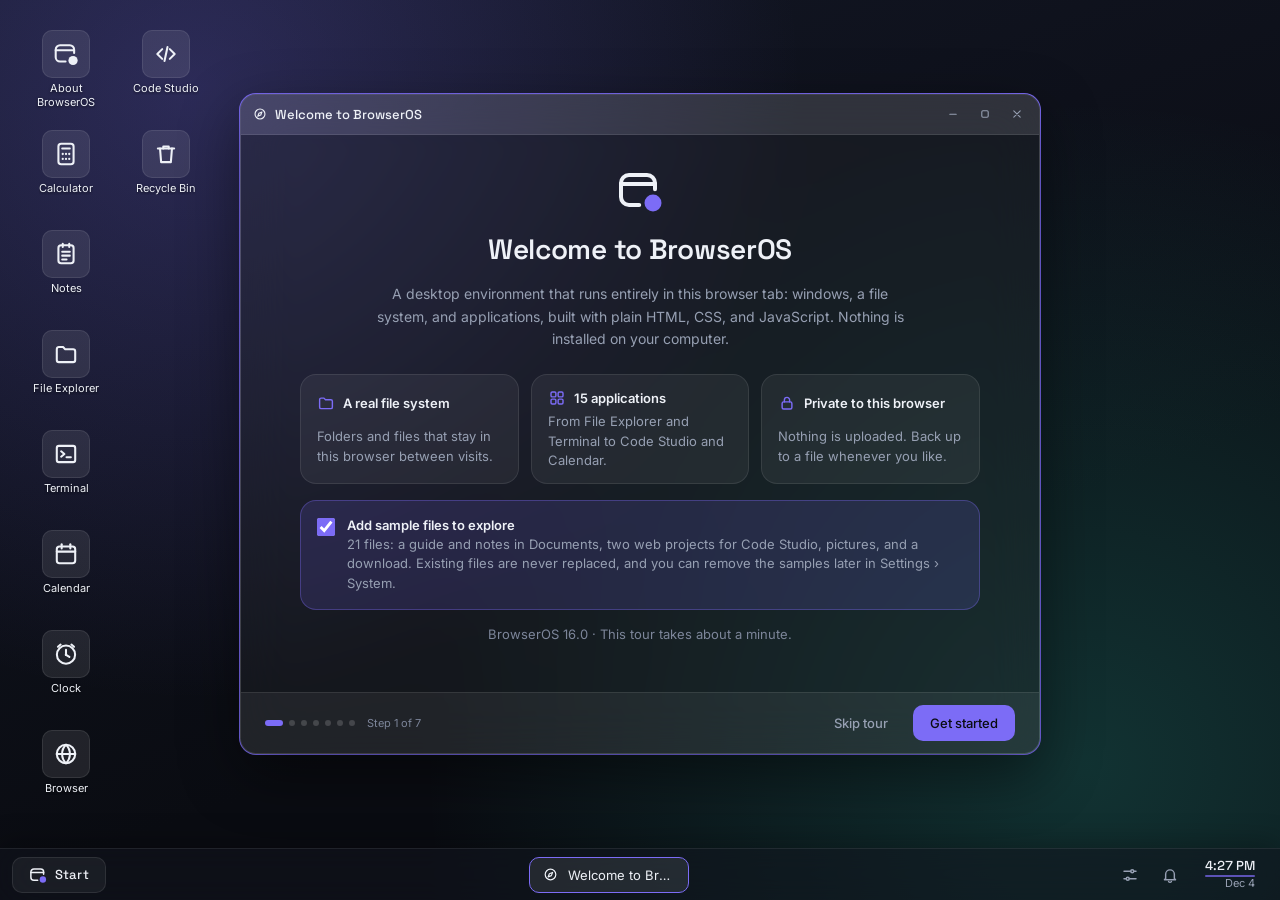
<file: index.html>
<!DOCTYPE html>
<html lang="en" data-theme="dark">
<head>
  <meta charset="UTF-8" />
  <meta name="viewport" content="width=device-width, initial-scale=1.0" />
  <meta name="description" content="BrowserOS: a desktop environment with windows, a file system, and applications, running entirely in the browser." />
  <meta name="color-scheme" content="dark light" />
  <title>BrowserOS</title>

  <link rel="icon" href="assets/brand/browseros-icon.svg" type="image/svg+xml" />
  <link rel="icon" href="assets/brand/browseros-icon-32.png" type="image/png" sizes="32x32" />
  <link rel="apple-touch-icon" href="assets/brand/browseros-icon-180.png" />

  <!-- Render-blocking on purpose: picks the stored theme before first paint. -->
  <script src="src/core/settings/themePreboot.js"></script>

  <link rel="preload" href="assets/fonts/inter-latin.woff2" as="font" type="font/woff2" crossorigin />
  <link rel="preload" href="assets/fonts/space-grotesk-latin.woff2" as="font" type="font/woff2" crossorigin />

  <link rel="stylesheet" href="styles/fonts.css" />
  <link rel="stylesheet" href="styles/variables.css" />
  <link rel="stylesheet" href="styles/main.css" />
  <link rel="stylesheet" href="styles/boot.css" />
  <link rel="stylesheet" href="styles/controls.css" />
  <link rel="stylesheet" href="styles/desktop.css" />
  <link rel="stylesheet" href="styles/wallpapers.css" />
  <link rel="stylesheet" href="styles/desktopIcon.css" />
  <link rel="stylesheet" href="styles/contextMenu.css" />
  <link rel="stylesheet" href="styles/startMenu.css" />
  <link rel="stylesheet" href="styles/dialog.css" />
  <link rel="stylesheet" href="styles/window.css" />
  <link rel="stylesheet" href="styles/notifications.css" />
  <link rel="stylesheet" href="styles/shell.css" />
  <link rel="stylesheet" href="styles/downloads.css" />
  <link rel="stylesheet" href="styles/systemScreen.css" />
</head>
<body data-boot-state="starting">
  <div id="app-root"></div>

  <!-- Start-up screen: shown until the desktop is ready (src/core/system/bootScreen.js). -->
  <div id="boot-screen" class="boot-screen">
    <div class="boot-screen__brand">
      <svg class="boot-screen__mark" viewBox="0 0 48 48" fill="none" stroke="currentColor" stroke-width="4" stroke-linecap="round" stroke-linejoin="round" aria-hidden="true" focusable="false">
        <path d="M39 22.2V16a8 8 0 0 0-8-8H13a8 8 0 0 0-8 8v14a8 8 0 0 0 8 8h10.2" />
        <path d="M5 17h34" stroke-linecap="butt" />
        <circle cx="37" cy="36" r="8.5" fill="currentColor" stroke="none" />
      </svg>
      <p class="boot-screen__name">BrowserOS</p>
    </div>
    <div class="boot-screen__progress">
      <div class="boot-screen__track" role="progressbar" aria-label="Starting BrowserOS" aria-valuemin="0" aria-valuemax="100" aria-valuenow="0">
        <div class="boot-screen__bar"></div>
      </div>
      <p class="boot-screen__status" aria-live="polite">Loading BrowserOS</p>
    </div>
    <noscript><p class="boot-screen__status">BrowserOS needs JavaScript to run.</p></noscript>
  </div>

  <!-- Shows a message on the start-up screen if the code below can't be downloaded. -->
  <script src="src/core/system/bootFallback.js"></script>
  <script type="module" src="src/main.js"></script>
</body>
</html>
</file>
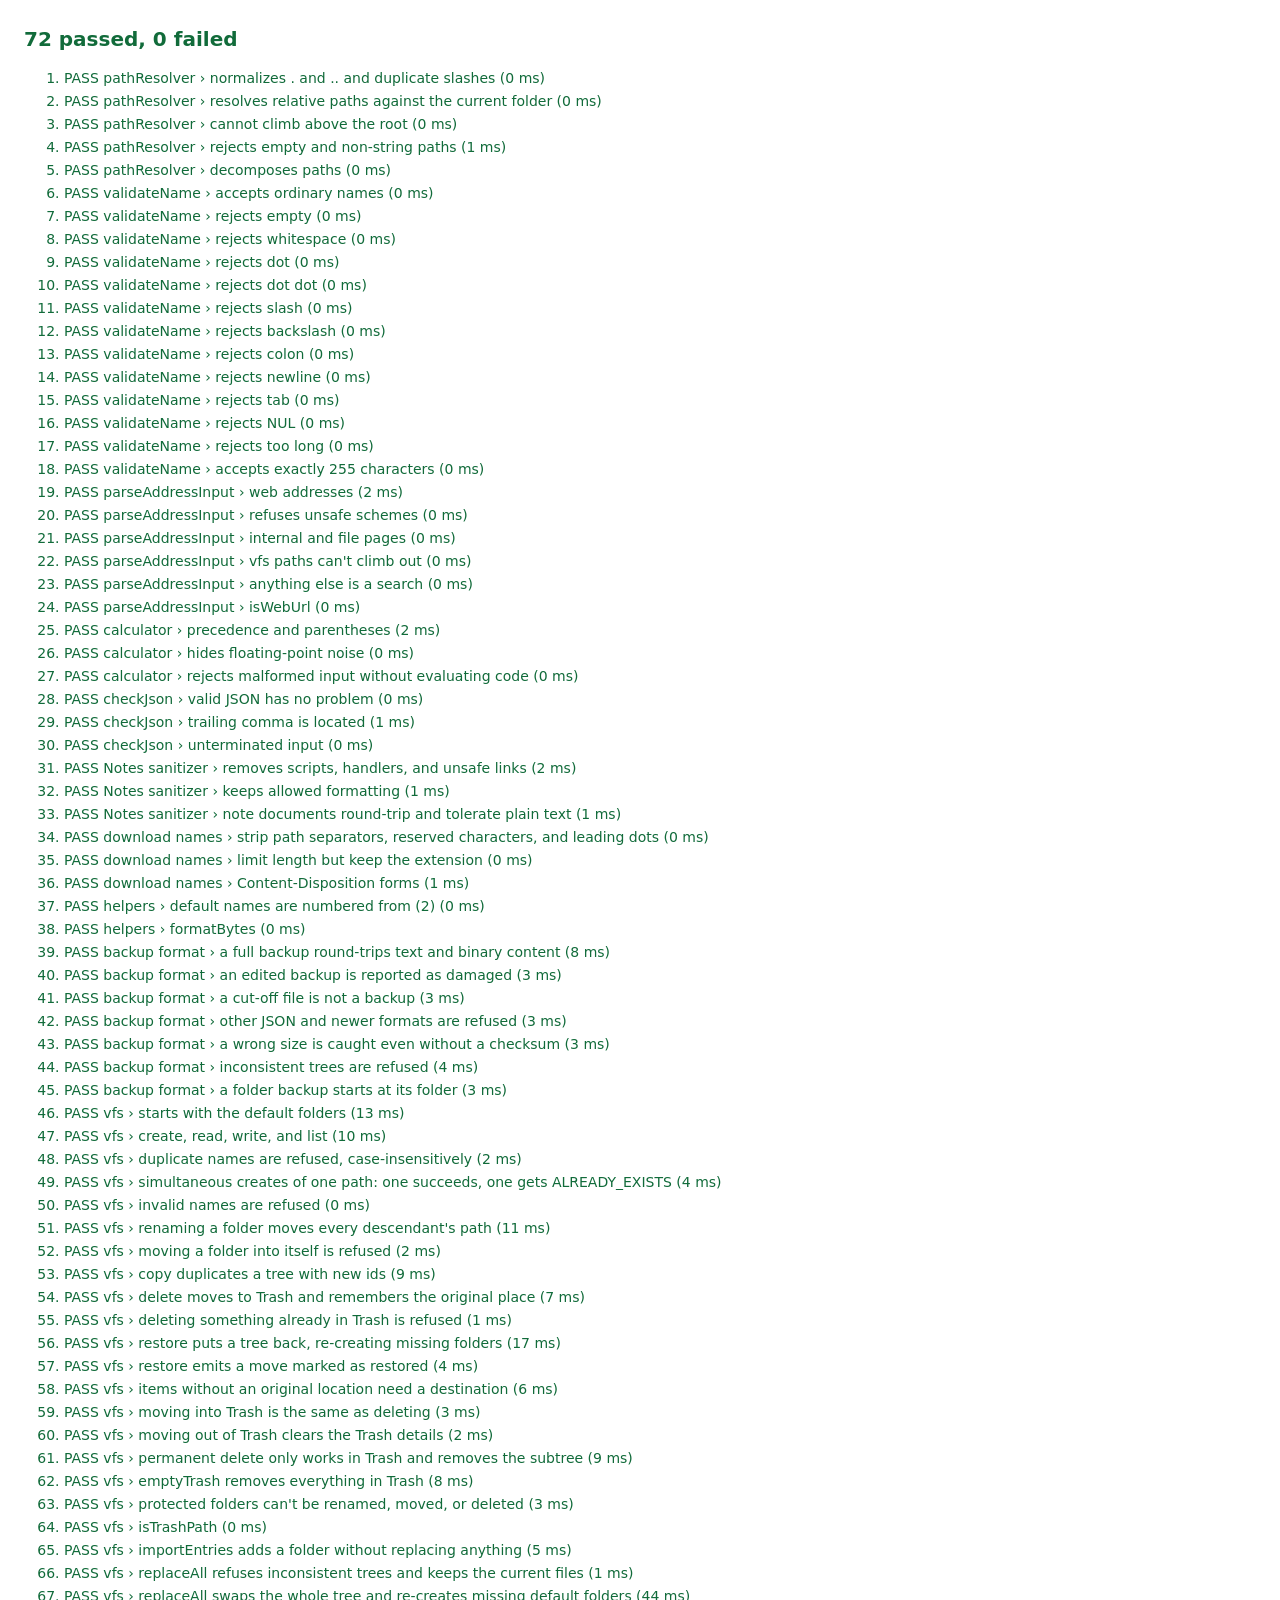
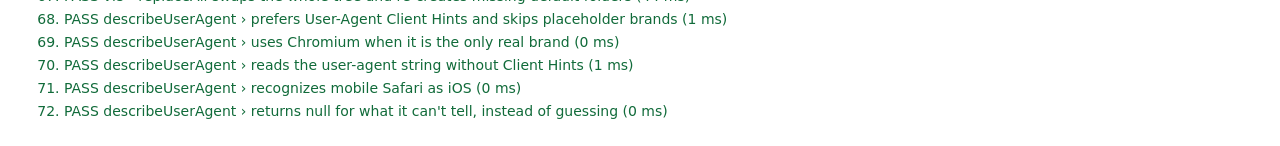
<file: tests/unit/index.html>
<!DOCTYPE html>
<html lang="en">
<head>
  <meta charset="UTF-8" />
  <meta name="viewport" content="width=device-width, initial-scale=1.0" />
  <title>BrowserOS unit tests</title>
  <style>
    body { font: 14px/1.5 system-ui, sans-serif; margin: 24px; background: #fff; color: #151a26; }
    h1 { font-size: 20px; }
    .pass { color: #116b3a; }
    .fail { color: #a4161a; }
    li { margin: 2px 0; }
    pre { white-space: pre-wrap; background: #f6f6f8; padding: 8px; color: #333; }
  </style>
</head>
<body>
  <!-- Serve the repository root with any static server and open /tests/unit/. The
       file-system tests use a separate, temporary database; BrowserOS data is never touched. -->
  <main id="output">Running…</main>
  <script type="module" src="run.js"></script>
</body>
</html>
</file>
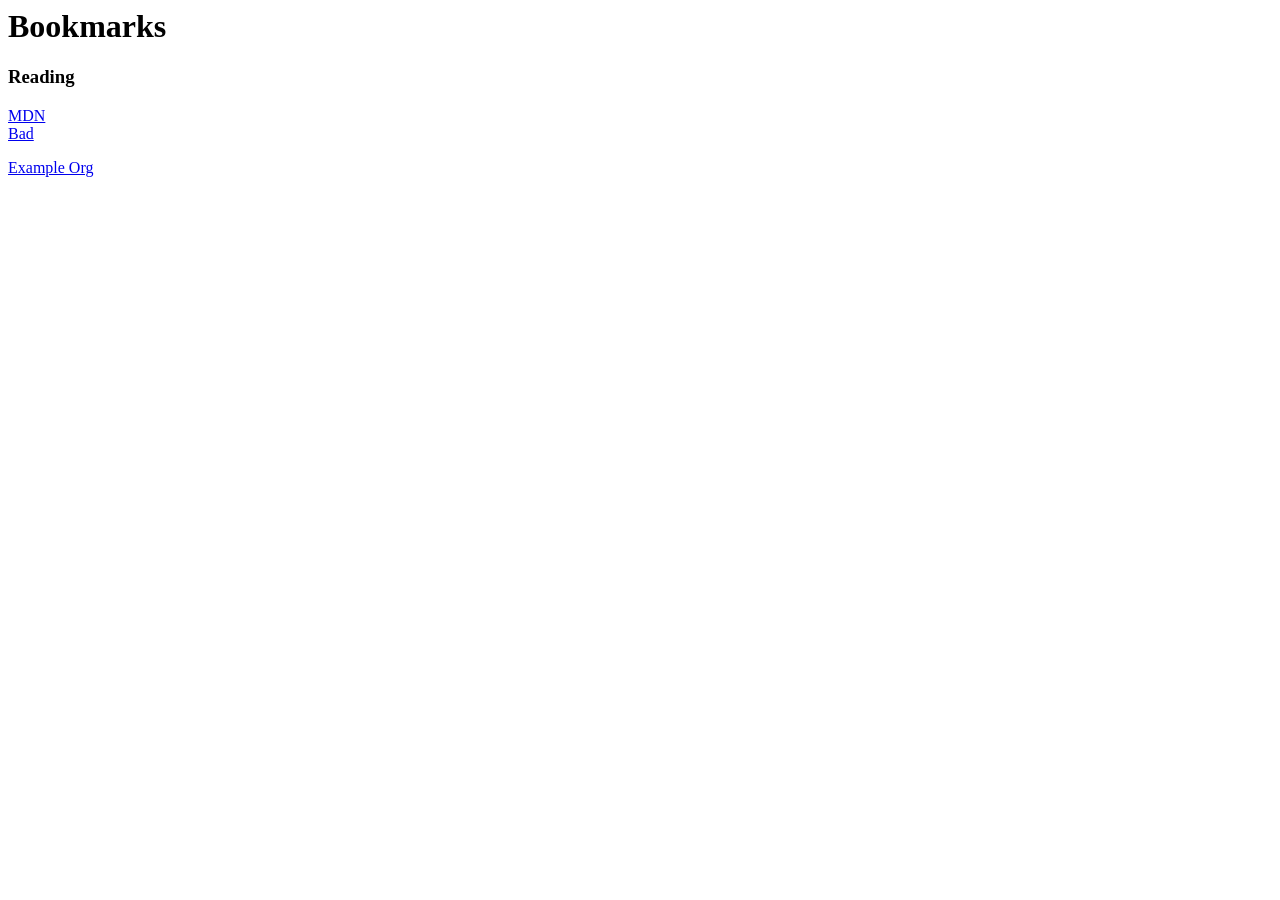
<file: tests/e2e/fixtures13/bookmarks.html>
<!DOCTYPE NETSCAPE-Bookmark-file-1>
<TITLE>Bookmarks</TITLE><H1>Bookmarks</H1>
<DL><p>
  <DT><H3>Reading</H3>
  <DL><p>
    <DT><A HREF="https://developer.mozilla.org/" ADD_DATE="1700000000">MDN</A>
    <DT><A HREF="javascript:alert(1)">Bad</A>
  </DL><p>
  <DT><A HREF="https://example.org/">Example Org</A>
</DL><p>
</file>
<file: styles/fonts.css>
/**
 * Interface fonts, served with BrowserOS (no third-party requests):
 *   Inter           — body text (--font-body)
 *   Space Grotesk   — headings and the wordmark (--font-display)
 *   JetBrains Mono  — code and the Terminal (--font-mono)
 *
 * All three are variable fonts under the SIL Open Font License 1.1;
 * the license texts are next to the files in assets/fonts/. Each family
 * is split into a Latin and a Latin Extended file, and the browser
 * downloads a file only when a page uses characters from its range.
 * Until a file arrives, text uses the fallback fonts named in
 * variables.css (font-display: swap).
 */

@font-face {
  font-family: "Inter";
  font-style: normal;
  font-weight: 400 600;
  font-display: swap;
  src: url("../assets/fonts/inter-latin-ext.woff2") format("woff2");
  unicode-range: U+0100-02BA, U+02BD-02C5, U+02C7-02CC, U+02CE-02D7, U+02DD-02FF, U+0304, U+0308, U+0329, U+1D00-1DBF, U+1E00-1E9F, U+1EF2-1EFF, U+2020, U+20A0-20AB, U+20AD-20C4, U+2113, U+2C60-2C7F, U+A720-A7FF;
}

@font-face {
  font-family: "Inter";
  font-style: normal;
  font-weight: 400 600;
  font-display: swap;
  src: url("../assets/fonts/inter-latin.woff2") format("woff2");
  unicode-range: U+0000-00FF, U+0131, U+0152-0153, U+02BB-02BC, U+02C6, U+02DA, U+02DC, U+0304, U+0308, U+0329, U+2000-206F, U+20AC, U+2122, U+2191, U+2193, U+2212, U+2215, U+FEFF, U+FFFD;
}

@font-face {
  font-family: "JetBrains Mono";
  font-style: normal;
  font-weight: 400 500;
  font-display: swap;
  src: url("../assets/fonts/jetbrains-mono-latin-ext.woff2") format("woff2");
  unicode-range: U+0100-02BA, U+02BD-02C5, U+02C7-02CC, U+02CE-02D7, U+02DD-02FF, U+0304, U+0308, U+0329, U+1D00-1DBF, U+1E00-1E9F, U+1EF2-1EFF, U+2020, U+20A0-20AB, U+20AD-20C4, U+2113, U+2C60-2C7F, U+A720-A7FF;
}

@font-face {
  font-family: "JetBrains Mono";
  font-style: normal;
  font-weight: 400 500;
  font-display: swap;
  src: url("../assets/fonts/jetbrains-mono-latin.woff2") format("woff2");
  unicode-range: U+0000-00FF, U+0131, U+0152-0153, U+02BB-02BC, U+02C6, U+02DA, U+02DC, U+0304, U+0308, U+0329, U+2000-206F, U+20AC, U+2122, U+2191, U+2193, U+2212, U+2215, U+FEFF, U+FFFD;
}

@font-face {
  font-family: "Space Grotesk";
  font-style: normal;
  font-weight: 500 600;
  font-display: swap;
  src: url("../assets/fonts/space-grotesk-latin-ext.woff2") format("woff2");
  unicode-range: U+0100-02BA, U+02BD-02C5, U+02C7-02CC, U+02CE-02D7, U+02DD-02FF, U+0304, U+0308, U+0329, U+1D00-1DBF, U+1E00-1E9F, U+1EF2-1EFF, U+2020, U+20A0-20AB, U+20AD-20C4, U+2113, U+2C60-2C7F, U+A720-A7FF;
}

@font-face {
  font-family: "Space Grotesk";
  font-style: normal;
  font-weight: 500 600;
  font-display: swap;
  src: url("../assets/fonts/space-grotesk-latin.woff2") format("woff2");
  unicode-range: U+0000-00FF, U+0131, U+0152-0153, U+02BB-02BC, U+02C6, U+02DA, U+02DC, U+0304, U+0308, U+0329, U+2000-206F, U+20AC, U+2122, U+2191, U+2193, U+2212, U+2215, U+FEFF, U+FFFD;
}
</file>
<file: styles/variables.css>
/**
 * Design tokens for BrowserOS.
 * Every color, spacing, and motion value used anywhere in the UI must
 * come from here — never hardcode a hex value or a magic number in a
 * component stylesheet.
 *
 * Appearance is driven entirely from <html>. ThemeManager
 * (src/core/theme.js) is the only module allowed to change these
 * attributes and inline custom properties:
 *
 *   data-theme          "dark" | "light"   → color blocks below
 *   data-transparency   "on" | "off"       → glass vs opaque surfaces
 *   data-motion-speed   "fast" | "normal" | "slow" → duration scales
 *   data-reduced-motion "on" | "off"       → zero-duration motion
 *   --color-accent-primary / -primary-strong / -secondary,
 *   --color-text-on-accent                 → active accent preset
 *   --blur-glass-level                     → blur intensity
 *   --window-radius                        → window corner radius
 *
 * The accent values declared in the theme blocks are the default
 * (Violet) preset, so the UI is correct even before ThemeManager runs.
 * Every other accent token is derived from those four and must not be
 * set anywhere else.
 */

:root,
[data-theme="dark"] {
  color-scheme: dark;

  /* ---- Surfaces ---- */
  --color-bg-void: #0a0c12;
  --color-bg-void-gradient-a: #0a0c12;
  --color-bg-void-gradient-b: #131726;

  /* Translucent overlays: hovers, fills, and borders layered on top of a surface. */
  --color-surface-glass: rgba(255, 255, 255, 0.055);
  --color-surface-glass-strong: rgba(255, 255, 255, 0.09);
  --color-surface-glass-border: rgba(255, 255, 255, 0.09);
  --color-surface-glass-border-strong: rgba(255, 255, 255, 0.16);

  /* Container surfaces. Each has an opaque "-solid" twin used when transparency is off. */
  --color-window-bg: rgba(255, 255, 255, 0.055);
  --color-window-bg-solid: #151824;
  --color-window-body-bg: rgba(10, 12, 18, 0.25);
  --color-taskbar-bg: rgba(18, 20, 30, 0.55);
  --color-taskbar-bg-solid: #12141e;
  --color-taskbar-border: rgba(255, 255, 255, 0.08);

  /* Recessed areas inside a window: text areas, displays, inputs. */
  --color-surface-inset: rgba(0, 0, 0, 0.22);
  --color-backdrop: rgba(0, 0, 0, 0.35);
  --color-scrollbar-thumb: rgba(255, 255, 255, 0.09);

  /* ---- Accent (default preset; overridden live by ThemeManager) ---- */
  --color-accent-primary: #7c6cf6;
  --color-accent-primary-strong: #9d8bff;
  --color-accent-secondary: #34e2c6;
  --color-text-on-accent: #0a0c12;

  /* ---- Text ---- */
  --color-text-primary: #eef1f7;
  --color-text-secondary: #97a0b3;
  --color-text-tertiary: #7d869a; /* 4.8:1 on window surfaces (WCAG AA) */

  /* ---- Semantic ---- */
  --color-danger: #f2495c;
  --color-success: #34e2a6;
  --color-warning: #f5b955;

  /* ---- Terminal content area (stays dark in every theme) ---- */
  --color-terminal-bg: rgba(0, 0, 0, 0.35);
  --color-terminal-text: var(--color-text-primary);
  --color-terminal-text-muted: var(--color-text-secondary);
  --color-terminal-prompt: var(--color-accent-secondary);
  --color-terminal-caret: var(--color-accent-primary);
  --color-terminal-error: var(--color-danger);

  /* ---- Wallpaper glow intensity (tinted by the accent) ---- */
  --wallpaper-glow-a-strength: 25%;
  --wallpaper-glow-b-strength: 18%;

  /* ---- Desktop icon label legibility over the wallpaper ---- */
  --icon-label-shadow: 0 1px 3px rgba(0, 0, 0, 0.6);

  /* ---- Elevation ---- */
  --shadow-window: 0 20px 60px rgba(0, 0, 0, 0.45);
  --shadow-taskbar: 0 -4px 30px rgba(0, 0, 0, 0.3);
  --shadow-popover: 0 4px 12px rgba(0, 0, 0, 0.35);

  /* ---- Blur ---- */
  --blur-glass-level: 24px;
  --blur-glass: var(--blur-glass-level);
  --blur-glass-strong: calc(var(--blur-glass-level) * 5 / 3);

  /* ---- Radius ---- */
  --radius-sm: 6px;
  --radius-md: 10px;
  --radius-lg: 16px;
  --radius-xl: 22px;
  --radius-round: 999px;
  --window-radius: 16px;
  /* Large system panels (Start Menu, dialogs) scale with the window radius: 16px → 22px. */
  --panel-radius: calc(var(--window-radius) * 1.375);

  /* ---- Spacing scale (4px base) ---- */
  --space-1: 4px;
  --space-2: 8px;
  --space-3: 12px;
  --space-4: 16px;
  --space-5: 24px;
  --space-6: 32px;
  --space-7: 48px;
  --space-8: 64px;

  /* ---- Typography ---- */
  --font-display: "Space Grotesk", "Segoe UI", sans-serif;
  --font-body: "Inter", "Segoe UI", sans-serif;
  --font-mono: "JetBrains Mono", "Cascadia Code", monospace;

  --text-xs: 11px;
  --text-sm: 13px;
  --text-md: 14px;
  --text-lg: 16px;
  --text-xl: 20px;
  --text-2xl: 28px;

  /* ---- Motion (the "normal" scale; see speed blocks below) ---- */
  --ease-standard: cubic-bezier(0.16, 1, 0.3, 1);
  --ease-sharp: cubic-bezier(0.4, 0, 0.2, 1);
  --duration-fast: 120ms;
  --duration-normal: 220ms;
  --duration-slow: 400ms;

  /* ---- Layout constants ---- */
  --taskbar-height: 52px;
  --icon-grid-cell: 100px; /* Medium icons, normal spacing; DesktopManager overrides it from settings. */

  /* ---- Window chrome ---- */
  --window-titlebar-height: 40px;
  --window-min-width: 320px;
  --window-min-height: 200px;
  --window-resize-handle-size: 6px;
  --window-resize-corner-size: 14px;

  /* ---- Desktop icons ---- */
  --icon-grid-inset: 24px;
  --icon-size: 48px;

  /* ---- Context menu ---- */
  --context-menu-width: 220px;

  /* ---- Start menu ---- */
  --start-menu-width: 400px;
  --start-menu-max-height: 560px;

  /* ---- Derived accent tokens (theme-independent formulas) ---- */
  --color-accent-soft: color-mix(in srgb, var(--color-accent-primary) 16%, transparent);
  --color-accent-ring-soft: color-mix(in srgb, var(--color-accent-primary) 35%, transparent);
  --icon-selection-color: color-mix(in srgb, var(--color-accent-primary) 28%, transparent);
  --shadow-focus-ring: 0 0 0 2px var(--color-bg-void), 0 0 0 4px var(--color-accent-primary);
  --wallpaper-glow-a: color-mix(in srgb, var(--color-accent-primary) var(--wallpaper-glow-a-strength), transparent);
  --wallpaper-glow-b: color-mix(in srgb, var(--color-accent-secondary) var(--wallpaper-glow-b-strength), transparent);
}

/* ------------------------------------------------------------------
 * Light theme. Designed separately rather than inverted: overlays are
 * tinted with a cool slate instead of black, container surfaces are
 * near-white glass, text uses slate tones tuned for contrast on those
 * surfaces, and shadows are softer and cooler.
 * ------------------------------------------------------------------ */
[data-theme="light"] {
  color-scheme: light;

  --color-bg-void: #e8ebf2;
  --color-bg-void-gradient-a: #eef1f7;
  --color-bg-void-gradient-b: #d8deea;

  --color-surface-glass: rgba(20, 28, 48, 0.045);
  --color-surface-glass-strong: rgba(20, 28, 48, 0.08);
  --color-surface-glass-border: rgba(20, 28, 48, 0.1);
  --color-surface-glass-border-strong: rgba(20, 28, 48, 0.18);

  --color-window-bg: rgba(250, 251, 254, 0.72);
  --color-window-bg-solid: #f7f8fb;
  --color-window-body-bg: rgba(255, 255, 255, 0.45);
  --color-taskbar-bg: rgba(246, 247, 251, 0.74);
  --color-taskbar-bg-solid: #f2f4f8;
  --color-taskbar-border: rgba(20, 28, 48, 0.1);

  --color-surface-inset: rgba(255, 255, 255, 0.78);
  --color-backdrop: rgba(30, 38, 58, 0.22);
  --color-scrollbar-thumb: rgba(20, 28, 48, 0.22);

  --color-accent-primary: #5b48d9;
  --color-accent-primary-strong: #4a37c2;
  --color-accent-secondary: #0f8a78;
  --color-text-on-accent: #ffffff;

  --color-text-primary: #151a26;
  --color-text-secondary: #4a5366;
  --color-text-tertiary: #5d6679; /* 4.8:1 on the light desktop background (WCAG AA) */

  --color-danger: #d42a42;
  --color-success: #0b8a5f;
  --color-warning: #a86710;

  --color-terminal-bg: #1a1e2b;
  --color-terminal-text: #e4e8f1;
  --color-terminal-text-muted: #9ba4b6;
  --color-terminal-prompt: color-mix(in srgb, var(--color-accent-secondary) 50%, #ffffff);
  --color-terminal-caret: color-mix(in srgb, var(--color-accent-primary) 55%, #ffffff);
  --color-terminal-error: #ff7086;

  --wallpaper-glow-a-strength: 22%;
  --wallpaper-glow-b-strength: 16%;

  --icon-label-shadow: 0 1px 2px rgba(255, 255, 255, 0.85);

  --shadow-window: 0 18px 50px rgba(30, 41, 66, 0.18), 0 2px 6px rgba(30, 41, 66, 0.08);
  --shadow-taskbar: 0 -4px 24px rgba(30, 41, 66, 0.1);
  --shadow-popover: 0 4px 12px rgba(30, 41, 66, 0.18);
}

/* ---- Transparency off: opaque containers, no blur ----
 * The selected blur intensity stays in --blur-glass-level; only the
 * applied tokens are overridden, so turning transparency back on
 * restores the previous blur exactly.
 */
:root[data-transparency="off"] {
  --blur-glass: 0px;
  --blur-glass-strong: 0px;
  --color-window-bg: var(--color-window-bg-solid);
  --color-taskbar-bg: var(--color-taskbar-bg-solid);
}

/* ---- Animation speed scales ---- */
:root[data-motion-speed="fast"] {
  --duration-fast: 70ms;
  --duration-normal: 130ms;
  --duration-slow: 240ms;
}

:root[data-motion-speed="slow"] {
  --duration-fast: 200ms;
  --duration-normal: 380ms;
  --duration-slow: 680ms;
}

/* ---- Reduced motion (effective state, resolved by ThemeManager) ----
 * Declared after the speed scales so it always wins.
 */
:root[data-reduced-motion="on"] {
  --duration-fast: 0ms;
  --duration-normal: 0ms;
  --duration-slow: 0ms;
}

/* Fallback only for the moment before ThemeManager has resolved the
 * preference (or if it never runs). */
@media (prefers-reduced-motion: reduce) {
  :root:not([data-reduced-motion]) {
    --duration-fast: 0ms;
    --duration-normal: 0ms;
    --duration-slow: 0ms;
  }
}
</file>
<file: styles/main.css>
/**
 * Base reset and typography for BrowserOS.
 * Component-level styles live in their own files (e.g. desktop.css);
 * this file only sets up the ground truth every screen inherits.
 */

*,
*::before,
*::after {
  box-sizing: border-box;
}

html,
body {
  height: 100%;
  margin: 0;
  padding: 0;
}

body {
  font-family: var(--font-body);
  font-size: var(--text-md);
  color: var(--color-text-primary);
  background: var(--color-bg-void);
  overflow: hidden;
  -webkit-font-smoothing: antialiased;
  text-rendering: optimizeLegibility;
  user-select: none;
}

#app-root {
  position: relative;
  width: 100vw;
  height: 100vh;
  overflow: hidden;
}

button {
  font-family: inherit;
  color: inherit;
  background: none;
  border: none;
  cursor: pointer;
}

button:focus-visible,
[tabindex]:focus-visible {
  outline: none;
  box-shadow: var(--shadow-focus-ring);
  border-radius: var(--radius-sm);
}

::selection {
  background: var(--color-accent-primary);
  color: var(--color-text-on-accent);
}

/* Thin, unobtrusive scrollbars — used once real app content exists */
::-webkit-scrollbar {
  width: 8px;
  height: 8px;
}

::-webkit-scrollbar-thumb {
  background: var(--color-scrollbar-thumb);
  border-radius: var(--radius-round);
}

::-webkit-scrollbar-track {
  background: transparent;
}

/* Built-in line icons (src/utils/icons.js). Sized in em so they scale
 * with whatever glyph styles their container sets, and drawn with
 * currentColor so they follow theme and accent like text glyphs. */
.os-icon {
  display: inline-block;
  width: 1em;
  height: 1em;
  flex-shrink: 0;
  vertical-align: -0.14em;
  overflow: visible;
}
</file>
<file: styles/boot.css>
/**
 * Start-up screen (markup in index.html, driven by
 * src/core/system/bootScreen.js).
 *
 * It paints with the first frame, before any script has run, so it
 * uses only theme tokens (the render-blocking theme preboot has already
 * picked light or dark). The mark is monochrome on purpose: the stored
 * accent is applied later in start-up, and a mark that changed color
 * mid-animation would look like a glitch.
 */

.boot-screen {
  position: fixed;
  inset: 0;
  z-index: 10000;
  display: flex;
  flex-direction: column;
  align-items: center;
  justify-content: center;
  gap: var(--space-5);
  background:
    radial-gradient(circle at 50% 38%, var(--color-surface-glass-strong), transparent 55%),
    linear-gradient(160deg, var(--color-bg-void-gradient-b) 0%, var(--color-bg-void-gradient-a) 70%);
  color: var(--color-text-primary);
  font-family: var(--font-body);
  transition: opacity 320ms var(--ease-standard), visibility 0s linear 320ms;
}

.boot-screen__brand {
  display: flex;
  flex-direction: column;
  align-items: center;
  gap: var(--space-4);
  animation: boot-screen-enter 520ms var(--ease-standard) both;
}

.boot-screen__mark {
  width: 72px;
  height: 72px;
  color: var(--color-text-primary);
}

.boot-screen__name {
  margin: 0;
  font-family: var(--font-display);
  font-size: 26px;
  font-weight: 600;
  letter-spacing: 0.01em;
}

.boot-screen__progress {
  display: flex;
  flex-direction: column;
  align-items: center;
  gap: var(--space-3);
  width: 220px;
  animation: boot-screen-enter 520ms var(--ease-standard) 80ms both;
}

.boot-screen__track {
  position: relative;
  width: 100%;
  height: 3px;
  overflow: hidden;
  border-radius: var(--radius-round);
  background: var(--color-surface-glass-strong);
}

.boot-screen__bar {
  position: absolute;
  inset: 0 auto 0 0;
  width: 100%;
  border-radius: inherit;
  background: var(--color-text-primary);
  transform-origin: left center;
  transform: scaleX(var(--boot-progress, 0));
  transition: transform 240ms var(--ease-standard);
}

.boot-screen__status {
  min-height: 1.4em;
  margin: 0;
  font-size: var(--text-sm);
  color: var(--color-text-secondary);
  text-align: center;
}

/* Added by src/core/system/bootFallback.js when the code can't be loaded. */
.boot-screen__reload {
  margin-top: var(--space-2);
}

/* Fading out: the desktop underneath is already usable. */
.boot-screen--leaving {
  opacity: 0;
  visibility: hidden;
  pointer-events: none;
}

@keyframes boot-screen-enter {
  from {
    opacity: 0;
    transform: translateY(6px) scale(0.98);
  }
  to {
    opacity: 1;
    transform: none;
  }
}

/* Reduced motion (system preference before start-up, or the BrowserOS
 * setting once it is applied): no entrance animation, no fade. */
@media (prefers-reduced-motion: reduce) {
  .boot-screen,
  .boot-screen__brand,
  .boot-screen__progress,
  .boot-screen__bar {
    animation: none;
    transition: none;
  }
}

:root[data-reduced-motion="on"] .boot-screen,
:root[data-reduced-motion="on"] .boot-screen__brand,
:root[data-reduced-motion="on"] .boot-screen__progress,
:root[data-reduced-motion="on"] .boot-screen__bar {
  animation: none;
  transition: none;
}
</file>
<file: styles/controls.css>
/**
 * Shared controls: the button and key-cap styles used by system
 * applications (Welcome, About BrowserOS, Recycle Bin) and dialogs.
 *
 * One rule for emphasis across BrowserOS: the primary action is a solid
 * accent fill, secondary actions are quiet glass, and destructive
 * actions use the danger color. Controls never use gradients.
 */

.os-button {
  display: inline-flex;
  align-items: center;
  justify-content: center;
  gap: var(--space-2);
  height: 36px;
  padding: 0 var(--space-4);
  border: 1px solid var(--color-surface-glass-border);
  border-radius: var(--radius-md);
  background: var(--color-surface-glass);
  color: var(--color-text-primary);
  font-family: var(--font-body);
  font-size: var(--text-sm);
  font-weight: 500;
  white-space: nowrap;
  transition: background var(--duration-fast) var(--ease-sharp),
              border-color var(--duration-fast) var(--ease-sharp),
              color var(--duration-fast) var(--ease-sharp);
}

.os-button:hover:not(:disabled) {
  background: var(--color-surface-glass-strong);
  border-color: var(--color-surface-glass-border-strong);
}

.os-button--primary {
  background: var(--color-accent-primary);
  border-color: transparent;
  color: var(--color-text-on-accent);
}

.os-button--primary:hover:not(:disabled) {
  background: var(--color-accent-primary-strong);
  border-color: transparent;
}

.os-button--quiet {
  background: transparent;
  border-color: transparent;
  color: var(--color-text-secondary);
}

.os-button--quiet:hover:not(:disabled) {
  color: var(--color-text-primary);
}

.os-button--danger {
  background: var(--color-danger);
  border-color: transparent;
  color: #ffffff;
}

.os-button--danger:hover:not(:disabled) {
  background: var(--color-danger);
  filter: brightness(1.08);
}

.os-button:disabled {
  opacity: 0.5;
  cursor: default;
}

.os-button[hidden] {
  display: none;
}

.os-button .os-icon {
  font-size: 16px;
}

/* Key caps for keyboard shortcuts in running text. */
.os-kbd {
  display: inline-flex;
  align-items: center;
  min-height: 22px;
  padding: 0 7px;
  border: 1px solid var(--color-surface-glass-border-strong);
  border-bottom-width: 2px;
  border-radius: var(--radius-sm);
  background: var(--color-surface-glass);
  font-family: var(--font-mono);
  font-size: var(--text-xs);
  color: var(--color-text-primary);
  white-space: nowrap;
}

/* The BrowserOS mark (icons.js "browseros") in brand colors: the
 * frame takes the text color, the orb the accent. */
.brand-mark .os-icon circle {
  fill: var(--color-accent-primary);
}

.brand-mark .os-icon {
  stroke-width: 2;
}
</file>
<file: styles/desktop.css>
/**
 * Desktop shell: wallpaper layer, icon grid container, window layer,
 * and taskbar. Window chrome lives in window.css; the system tray and
 * its panels live in shell.css.
 */

.desktop {
  position: absolute;
  inset: 0;
  display: flex;
  flex-direction: column;
}

/* ---- Wallpaper ----
 * Layer geometry only; the presets themselves live in wallpapers.css.
 */
.desktop__wallpaper {
  position: absolute;
  inset: 0;
  z-index: 0;
}

/* ---- Icon grid ----
 * A free-positioning canvas, not CSS Grid auto-flow: DesktopManager
 * computes each icon's pixel position from its (col, row) using
 * src/utils/desktopGrid.js and positions icons absolutely, so they
 * can be dragged, snapped, and persisted at arbitrary grid cells
 * rather than flowing automatically.
 */
.desktop__icon-grid {
  position: relative;
  z-index: 1;
  flex: 1;
  overflow: hidden;
}

/* ---- Window layer ----
 * WindowManager mounts window elements in here. The layer itself
 * ignores pointer events so empty space still reaches the icon grid
 * beneath it; individual windows re-enable pointer events on
 * themselves (see styles/window.css).
 */
.desktop__window-layer {
  position: absolute;
  inset: 0;
  bottom: var(--taskbar-height);
  z-index: 5;
  pointer-events: none;
}

/* ---- Taskbar ---- */
.taskbar {
  position: relative;
  z-index: 10;
  height: var(--taskbar-height);
  display: flex;
  align-items: center;
  justify-content: space-between;
  padding: 0 var(--space-3);
  background: var(--color-taskbar-bg);
  border-top: 1px solid var(--color-taskbar-border);
  backdrop-filter: blur(var(--blur-glass));
  -webkit-backdrop-filter: blur(var(--blur-glass));
  box-shadow: var(--shadow-taskbar);
}

.taskbar__left,
.taskbar__center,
.taskbar__right {
  display: flex;
  align-items: center;
  gap: var(--space-2);
}

.taskbar__center {
  flex: 1;
  justify-content: center;
  overflow-x: auto;
  scrollbar-width: none;
}

.taskbar__center::-webkit-scrollbar {
  display: none;
}

/* ---- Taskbar window buttons ---- */
.taskbar-window-button {
  display: flex;
  align-items: center;
  max-width: 160px;
  height: 36px;
  padding: 0 var(--space-3);
  border-radius: var(--radius-md);
  background: var(--color-surface-glass);
  border: 1px solid transparent;
  font-size: var(--text-sm);
  color: var(--color-text-secondary);
  white-space: nowrap;
  overflow: hidden;
  text-overflow: ellipsis;
  transition: background var(--duration-fast) var(--ease-sharp),
              color var(--duration-fast) var(--ease-sharp),
              border-color var(--duration-fast) var(--ease-sharp);
}

.taskbar-window-button:hover {
  background: var(--color-surface-glass-strong);
  color: var(--color-text-primary);
}

.taskbar-window-button--active {
  color: var(--color-text-primary);
  border-color: var(--color-accent-primary);
  background: var(--color-surface-glass-strong);
}

.taskbar-window-button--minimized {
  color: var(--color-text-tertiary);
}

/* ---- Start button ---- */
.start-button {
  display: flex;
  align-items: center;
  gap: var(--space-2);
  height: 36px;
  padding: 0 var(--space-4);
  border-radius: var(--radius-md);
  background: var(--color-surface-glass);
  border: 1px solid var(--color-surface-glass-border);
  transition: background var(--duration-fast) var(--ease-sharp),
              border-color var(--duration-fast) var(--ease-sharp);
}

.start-button:hover {
  background: var(--color-surface-glass-strong);
  border-color: var(--color-surface-glass-border-strong);
}

.start-button:active {
  transform: scale(0.97);
}

/* The BrowserOS mark (see .brand-mark in controls.css): the frame
 * follows the text color, the orb the accent. */
.start-button__glyph {
  display: inline-flex;
  font-size: 18px;
  line-height: 1;
  color: var(--color-text-primary);
  flex-shrink: 0;
}

.start-button__label {
  font-family: var(--font-display);
  font-size: var(--text-sm);
  font-weight: 500;
  letter-spacing: 0.01em;
}

/* ---- Taskbar button icon and label ----
 * The system tray (clock, notifications, Quick Settings) is styled in
 * styles/shell.css.
 */
.taskbar-window-button {
  gap: var(--space-2);
}

.taskbar-window-button__icon {
  flex-shrink: 0;
  display: flex;
  align-items: center;
  justify-content: center;
  width: 18px;
  font-size: 15px;
  line-height: 1;
}

.taskbar-window-button__label {
  min-width: 0;
  overflow: hidden;
  text-overflow: ellipsis;
}

.taskbar-window-button:focus-visible {
  outline: 2px solid var(--color-accent-primary);
  outline-offset: 1px;
}

/* An application's code is loading for its first launch (see Desktop). */
body[data-app-loading],
body[data-app-loading] * {
  cursor: progress !important;
}
</file>
<file: styles/wallpapers.css>
/**
 * Desktop wallpaper presets.
 *
 * ThemeManager sets data-wallpaper on <html> from the wallpaper.preset
 * setting and --wallpaper-dim from wallpaper.dim. Each preset below is
 * built from theme tokens (--color-bg-void-gradient-*, accent colors),
 * so every wallpaper adapts to the light and dark themes. The same
 * rules style the previews in Settings (elements carrying
 * data-wallpaper-preview), so a preview always matches the real thing.
 *
 * Preset ids must match WALLPAPER_PRESETS in settingsSchema.js.
 */

:root {
  --wallpaper-dim-color: #000000;
}

:root[data-theme="light"] {
  --wallpaper-dim-color: #ffffff;
}

/* ---- Aurora (default): accent-tinted glows ---- */
.desktop__wallpaper,
[data-wallpaper-preview="aurora"] {
  background:
    radial-gradient(circle at 15% 10%, var(--wallpaper-glow-a), transparent 45%),
    radial-gradient(circle at 85% 85%, var(--wallpaper-glow-b), transparent 50%),
    linear-gradient(160deg, var(--color-bg-void-gradient-b) 0%, var(--color-bg-void-gradient-a) 65%);
}

/* ---- Nebula: violet and magenta clouds ---- */
:root[data-wallpaper="nebula"] .desktop__wallpaper,
[data-wallpaper-preview="nebula"] {
  background:
    radial-gradient(ellipse at 70% 20%, rgba(186, 85, 211, 0.28), transparent 50%),
    radial-gradient(ellipse at 25% 75%, rgba(88, 101, 242, 0.26), transparent 55%),
    radial-gradient(circle at 50% 50%, rgba(236, 72, 153, 0.12), transparent 60%),
    linear-gradient(200deg, var(--color-bg-void-gradient-b) 0%, var(--color-bg-void-gradient-a) 80%);
}

/* ---- Sunset: warm horizon ---- */
:root[data-wallpaper="sunset"] .desktop__wallpaper,
[data-wallpaper-preview="sunset"] {
  background:
    radial-gradient(ellipse at 50% 110%, rgba(251, 146, 60, 0.38), transparent 55%),
    radial-gradient(ellipse at 15% 90%, rgba(244, 63, 94, 0.26), transparent 50%),
    radial-gradient(ellipse at 85% 95%, rgba(250, 204, 21, 0.16), transparent 45%),
    linear-gradient(180deg, var(--color-bg-void-gradient-a) 0%, var(--color-bg-void-gradient-b) 100%);
}

/* ---- Ocean: deep blue and teal ---- */
:root[data-wallpaper="ocean"] .desktop__wallpaper,
[data-wallpaper-preview="ocean"] {
  background:
    radial-gradient(ellipse at 20% 30%, rgba(14, 165, 233, 0.28), transparent 50%),
    radial-gradient(ellipse at 80% 70%, rgba(20, 184, 166, 0.26), transparent 55%),
    linear-gradient(170deg, var(--color-bg-void-gradient-b) 0%, var(--color-bg-void-gradient-a) 75%);
}

/* ---- Graphite: neutral, low-distraction ---- */
:root[data-wallpaper="graphite"] .desktop__wallpaper,
[data-wallpaper-preview="graphite"] {
  background:
    radial-gradient(circle at 50% 0%, var(--color-surface-glass-strong), transparent 60%),
    repeating-linear-gradient(135deg, var(--color-surface-glass) 0 2px, transparent 2px 14px),
    linear-gradient(180deg, var(--color-bg-void-gradient-b) 0%, var(--color-bg-void-gradient-a) 100%);
}

/* ---- Solid: the theme's base color ---- */
:root[data-wallpaper="solid"] .desktop__wallpaper,
[data-wallpaper-preview="solid"] {
  background: var(--color-bg-void);
}

/* ---- Dimming overlay ---- */
.desktop__wallpaper::after {
  content: "";
  position: absolute;
  inset: 0;
  background: var(--wallpaper-dim-color);
  opacity: var(--wallpaper-dim, 0);
  pointer-events: none;
  transition: opacity var(--duration-normal) var(--ease-standard);
}
</file>
<file: styles/desktopIcon.css>
/**
 * Desktop icon and rectangle-selection (marquee) styles. Positioning
 * (left/top) is set inline by DesktopIconView/DesktopManager — this
 * file only owns appearance and transitions.
 *
 * Icon dimensions come from custom properties DesktopManager writes on
 * the icon layer from the desktop.iconSize / desktop.gridSpacing
 * settings (see utils/desktopMetrics.js); the fallbacks below are the
 * "medium" values. The icon layer also carries data-show-labels.
 */

.desktop-icon {
  position: absolute;
  width: var(--desktop-icon-width, 84px);
  height: var(--desktop-icon-height, 92px);
  display: flex;
  flex-direction: column;
  align-items: center;
  gap: var(--desktop-icon-gap, 3px);
  padding: var(--desktop-icon-padding, 6px 4px);
  border-radius: var(--radius-md);
  cursor: default;
  touch-action: none;
  transition: left var(--duration-normal) var(--ease-standard),
              top var(--duration-normal) var(--ease-standard),
              width var(--duration-normal) var(--ease-standard),
              height var(--duration-normal) var(--ease-standard),
              background var(--duration-fast) var(--ease-sharp);
}

/* Hidden by a desktop visibility preference. */
.desktop-icon[hidden] {
  display: none;
}

.desktop-icon:hover {
  background: var(--color-surface-glass);
}

.desktop-icon:focus-visible {
  outline: none;
  box-shadow: var(--shadow-focus-ring);
}

.desktop-icon--selected {
  background: var(--icon-selection-color);
}

.desktop-icon--selected:hover {
  background: var(--icon-selection-color);
}

.desktop-icon--dragging {
  transition: none;
  z-index: 2;
  opacity: 0.85;
}

.desktop-icon--cut {
  opacity: 0.5;
}

.desktop-icon--renaming {
  z-index: 4;
  background: var(--color-surface-glass-strong);
}

.desktop-icon__glyph {
  width: var(--icon-size);
  height: var(--icon-size);
  display: flex;
  align-items: center;
  justify-content: center;
  flex-shrink: 0;
  font-size: var(--desktop-icon-glyph-font, 26px);
  border-radius: var(--radius-md);
  background: var(--color-surface-glass-strong);
  border: 1px solid var(--color-surface-glass-border);
}

.desktop-icon__label {
  /* The icon box is sized for exactly two label lines (see
   * desktopMetrics.js); never let flex shrink the label below that. */
  flex-shrink: 0;
  font-size: var(--desktop-icon-label-font, var(--text-xs));
  color: var(--color-text-primary);
  text-align: center;
  line-height: var(--desktop-icon-label-line-height, 1.3);
  max-width: 100%;
  overflow: hidden;
  text-overflow: ellipsis;
  display: -webkit-box;
  -webkit-line-clamp: 2;
  -webkit-box-orient: vertical;
  text-shadow: var(--icon-label-shadow);
}

/* Labels hidden by preference: removed visually only. The icon keeps
 * its aria-label, and an inline rename still shows its input. */
.desktop__icon-grid[data-show-labels="off"] .desktop-icon__label {
  display: none;
}

/* ---- Inline rename ---- */
.desktop-icon__rename-input {
  width: 100%;
  padding: 1px var(--space-1);
  border-radius: var(--radius-sm);
  background: var(--color-bg-void);
  border: 1px solid var(--color-accent-primary);
  color: var(--color-text-primary);
  font-family: var(--font-body);
  font-size: var(--text-xs);
  text-align: center;
  line-height: 1.3;
}

.desktop-icon__rename-input:focus-visible {
  outline: none;
  box-shadow: 0 0 0 2px var(--color-accent-ring-soft);
}

.desktop-icon__rename-error {
  position: absolute;
  top: 100%;
  left: 50%;
  transform: translateX(-50%);
  margin-top: var(--space-1);
  padding: var(--space-1) var(--space-2);
  width: max-content;
  max-width: 180px;
  border-radius: var(--radius-sm);
  background: var(--color-danger);
  color: #ffffff;
  font-size: var(--text-xs);
  line-height: 1.3;
  text-align: center;
  box-shadow: var(--shadow-popover);
  display: none;
}

.desktop-icon--rename-error .desktop-icon__rename-error {
  display: block;
}

.desktop-icon--rename-error .desktop-icon__rename-input {
  border-color: var(--color-danger);
}

/* ---- Marquee (rectangle) selection ---- */
.desktop-marquee {
  position: absolute;
  z-index: 3;
  pointer-events: none;
  background: var(--icon-selection-color);
  border: 1px solid var(--color-accent-primary);
  border-radius: var(--radius-sm);
}

:root[data-reduced-motion="on"] .desktop-icon {
  transition: none;
}
</file>
<file: styles/contextMenu.css>
/**
 * Generic context menu styles, used for both the desktop menu and
 * per-icon menus (and any future caller — Explorer, Taskbar, etc).
 */

.context-menu {
  position: fixed;
  z-index: 100;
  width: var(--context-menu-width);
  padding: var(--space-1);
  border-radius: var(--radius-md);
  background: var(--color-taskbar-bg);
  border: 1px solid var(--color-surface-glass-border);
  backdrop-filter: blur(var(--blur-glass));
  -webkit-backdrop-filter: blur(var(--blur-glass));
  box-shadow: var(--shadow-window);
  opacity: 0;
  transform: scale(0.96) translateY(-4px);
  transform-origin: top left;
  transition: opacity var(--duration-fast) var(--ease-sharp),
              transform var(--duration-fast) var(--ease-sharp);
}

.context-menu--visible {
  opacity: 1;
  transform: scale(1) translateY(0);
}

.context-menu__item {
  width: 100%;
  display: flex;
  align-items: center;
  height: 32px;
  padding: 0 var(--space-3);
  border-radius: var(--radius-sm);
  font-size: var(--text-sm);
  color: var(--color-text-primary);
  text-align: left;
  transition: background var(--duration-fast) var(--ease-sharp);
}

.context-menu__item:hover {
  background: var(--color-accent-soft);
}

.context-menu__item:focus-visible {
  outline: none;
  background: var(--color-accent-soft);
  box-shadow: inset 0 0 0 1px var(--color-accent-primary);
}

.context-menu__item--disabled {
  color: var(--color-text-tertiary);
  cursor: not-allowed;
}

.context-menu__item--disabled:hover {
  background: transparent;
}

.context-menu__item--has-submenu {
  justify-content: space-between;
}

.context-menu__item--submenu-open {
  background: var(--color-accent-soft);
}

.context-menu__item-label {
  overflow: hidden;
  text-overflow: ellipsis;
  white-space: nowrap;
}

.context-menu__item-shortcut {
  margin-left: auto;
  padding-left: 24px;
  font-size: 0.85em;
  color: var(--color-text-secondary);
  opacity: 0.75;
  white-space: nowrap;
}

.context-menu__item-arrow {
  flex-shrink: 0;
  margin-left: var(--space-2);
  color: var(--color-text-tertiary);
  font-size: var(--text-md);
}

.context-menu__item--checkable {
  gap: var(--space-1);
  padding-left: var(--space-2);
}

.context-menu__item-check {
  flex-shrink: 0;
  width: 16px;
  text-align: center;
  font-size: var(--text-xs);
  font-weight: 700;
  color: var(--color-accent-primary);
}

.context-menu__separator {
  height: 1px;
  margin: var(--space-1) var(--space-2);
  background: var(--color-surface-glass-border);
}

:root[data-reduced-motion="on"] .context-menu {
  transition: none;
}
</file>
<file: styles/startMenu.css>
/**
 * Start Menu styles. Kept entirely separate from desktop.css and
 * window.css — nothing here leaks into either.
 */

.start-menu {
  position: fixed;
  left: var(--space-3);
  bottom: calc(var(--taskbar-height) + var(--space-2));
  z-index: 90;
  width: var(--start-menu-width);
  max-height: var(--start-menu-max-height);
  display: flex;
  flex-direction: column;
  border-radius: var(--panel-radius);
  background: var(--color-taskbar-bg);
  border: 1px solid var(--color-surface-glass-border);
  backdrop-filter: blur(var(--blur-glass-strong));
  -webkit-backdrop-filter: blur(var(--blur-glass-strong));
  box-shadow: var(--shadow-window);
  overflow: hidden;
  opacity: 0;
  transform: scale(0.96) translateY(12px);
  transform-origin: bottom left;
  pointer-events: none;
  transition: opacity var(--duration-normal) var(--ease-standard),
              transform var(--duration-normal) var(--ease-standard);
}

.start-menu--visible {
  opacity: 1;
  transform: scale(1) translateY(0);
  pointer-events: auto;
}

/* ---- Search ---- */
.start-menu__search {
  flex-shrink: 0;
  display: flex;
  align-items: center;
  gap: var(--space-2);
  margin: var(--space-4) var(--space-4) var(--space-2);
  padding: 0 var(--space-3);
  height: 40px;
  border-radius: var(--radius-md);
  background: var(--color-surface-glass);
  border: 1px solid var(--color-surface-glass-border);
}

.start-menu__search-icon {
  font-size: var(--text-lg);
  color: var(--color-text-tertiary);
}

.start-menu__search-input {
  flex: 1;
  height: 100%;
  background: transparent;
  border: none;
  color: var(--color-text-primary);
  font-family: var(--font-body);
  font-size: var(--text-sm);
}

.start-menu__search-input::placeholder {
  color: var(--color-text-tertiary);
}

.start-menu__search-input:focus-visible {
  outline: none;
}

/* ---- Body / sections ---- */
.start-menu__body {
  flex: 1;
  overflow-y: auto;
  padding: 0 var(--space-4) var(--space-2);
}

.start-menu__section {
  margin-bottom: var(--space-4);
}

.start-menu__section-title {
  font-family: var(--font-display);
  font-size: var(--text-xs);
  font-weight: 600;
  letter-spacing: 0.04em;
  text-transform: uppercase;
  color: var(--color-text-tertiary);
  margin-bottom: var(--space-2);
}

.start-menu__empty {
  padding: var(--space-3);
  font-size: var(--text-sm);
  color: var(--color-text-tertiary);
  text-align: center;
}

/* ---- Pinned grid ---- */
.start-menu__pinned-grid {
  display: grid;
  grid-template-columns: repeat(4, 1fr);
  gap: var(--space-2);
}

.start-menu__pinned-tile {
  display: flex;
  flex-direction: column;
  align-items: center;
  justify-content: center;
  gap: var(--space-2);
  padding: var(--space-3) var(--space-1);
  border-radius: var(--radius-md);
  background: var(--color-surface-glass);
  border: 1px solid transparent;
  transition: background var(--duration-fast) var(--ease-sharp),
              border-color var(--duration-fast) var(--ease-sharp);
}

.start-menu__pinned-tile:hover {
  background: var(--color-surface-glass-strong);
}

.start-menu__pinned-tile:focus-visible {
  outline: none;
  border-color: var(--color-accent-primary);
  box-shadow: var(--shadow-focus-ring);
}

.start-menu__pinned-icon {
  font-size: 22px;
  width: 40px;
  height: 40px;
  display: flex;
  align-items: center;
  justify-content: center;
  border-radius: var(--radius-md);
  background: var(--color-surface-glass-strong);
}

.start-menu__pinned-label {
  font-size: var(--text-xs);
  color: var(--color-text-primary);
  text-align: center;
  line-height: 1.3;
  max-width: 100%;
  overflow: hidden;
  text-overflow: ellipsis;
  display: -webkit-box;
  -webkit-line-clamp: 2;
  -webkit-box-orient: vertical;
}

/* ---- Recent / results rows ---- */
.start-menu__recent-list,
.start-menu__results-list {
  display: flex;
  flex-direction: column;
  gap: var(--space-1);
}

.start-menu__row {
  display: flex;
  align-items: center;
  gap: var(--space-3);
  width: 100%;
  padding: var(--space-2) var(--space-2);
  border-radius: var(--radius-md);
  background: transparent;
  border: 1px solid transparent;
  text-align: left;
  transition: background var(--duration-fast) var(--ease-sharp);
}

.start-menu__row:hover {
  background: var(--color-surface-glass);
}

.start-menu__row:focus-visible {
  outline: none;
  border-color: var(--color-accent-primary);
  box-shadow: var(--shadow-focus-ring);
}

.start-menu__row-icon {
  flex-shrink: 0;
  width: 32px;
  height: 32px;
  display: flex;
  align-items: center;
  justify-content: center;
  font-size: var(--text-lg);
  border-radius: var(--radius-sm);
  background: var(--color-surface-glass-strong);
}

.start-menu__row-text {
  display: flex;
  flex-direction: column;
  min-width: 0;
}

.start-menu__row-name {
  font-size: var(--text-sm);
  color: var(--color-text-primary);
  white-space: nowrap;
  overflow: hidden;
  text-overflow: ellipsis;
}

.start-menu__row-time {
  font-size: var(--text-xs);
  color: var(--color-text-tertiary);
}

/* ---- Footer ---- */
.start-menu__footer {
  flex-shrink: 0;
  display: flex;
  align-items: center;
  justify-content: space-between;
  padding: var(--space-3) var(--space-4);
  border-top: 1px solid var(--color-surface-glass-border);
  background: var(--color-surface-glass);
}

.start-menu__brand {
  display: flex;
  align-items: center;
  gap: var(--space-2);
  font-family: var(--font-display);
  font-size: var(--text-sm);
  font-weight: 600;
  color: var(--color-text-primary);
}

.start-menu__brand-mark {
  display: inline-flex;
  font-size: 16px;
}

.start-menu__power {
  display: flex;
  align-items: center;
  gap: var(--space-1);
}

.start-menu__power-button {
  width: 32px;
  height: 32px;
  display: flex;
  align-items: center;
  justify-content: center;
  border-radius: var(--radius-sm);
  font-size: 16px;
  color: var(--color-text-secondary);
  transition: background var(--duration-fast) var(--ease-sharp), color var(--duration-fast) var(--ease-sharp);
}

.start-menu__power-button:hover {
  background: var(--color-surface-glass-strong);
  color: var(--color-text-primary);
}

:root[data-reduced-motion="on"] .start-menu {
  transition: none;
}
</file>
<file: styles/dialog.css>
/**
 * Dialog styles: backdrop + modal shell used by ConfirmDialog and
 * PropertiesDialog. Kept separate from contextMenu.css/startMenu.css
 * since dialogs are modal (own backdrop, own focus trap) rather than
 * lightweight popovers.
 */

.dialog-backdrop {
  position: fixed;
  inset: 0;
  z-index: 200;
  display: flex;
  align-items: center;
  justify-content: center;
  background: rgba(0, 0, 0, 0);
  pointer-events: none;
  transition: background var(--duration-normal) var(--ease-standard);
}

.dialog-backdrop--visible {
  background: var(--color-backdrop);
  pointer-events: auto;
}

.dialog {
  width: min(420px, calc(100vw - var(--space-6)));
  padding: var(--space-5);
  border-radius: var(--panel-radius);
  background: var(--color-taskbar-bg);
  border: 1px solid var(--color-surface-glass-border);
  backdrop-filter: blur(var(--blur-glass-strong));
  -webkit-backdrop-filter: blur(var(--blur-glass-strong));
  box-shadow: var(--shadow-window);
  opacity: 0;
  transform: scale(0.94) translateY(8px);
  transition: opacity var(--duration-normal) var(--ease-standard),
              transform var(--duration-normal) var(--ease-standard);
}

/* Wider panel for form dialogs (event editor, folder picker). */
.dialog--wide {
  width: min(560px, calc(100vw - var(--space-6)));
  max-height: calc(100vh - var(--space-7));
  display: flex;
  flex-direction: column;
}

.dialog--wide .dialog__body {
  min-height: 0;
  overflow-y: auto;
}

.dialog--visible {
  opacity: 1;
  transform: scale(1) translateY(0);
}

.dialog__title {
  margin: 0 0 var(--space-3);
  font-family: var(--font-display);
  font-size: var(--text-lg);
  font-weight: 600;
  color: var(--color-text-primary);
}

.dialog__body {
  margin-bottom: var(--space-4);
}

.dialog__message {
  margin: 0;
  font-size: var(--text-sm);
  line-height: 1.6;
  color: var(--color-text-secondary);
}

.dialog__buttons {
  display: flex;
  justify-content: flex-end;
  gap: var(--space-2);
}

.dialog__button {
  height: 36px;
  padding: 0 var(--space-4);
  border-radius: var(--radius-md);
  font-size: var(--text-sm);
  font-weight: 500;
  border: 1px solid transparent;
  transition: background var(--duration-fast) var(--ease-sharp),
              border-color var(--duration-fast) var(--ease-sharp);
}

.dialog__button--default {
  background: var(--color-surface-glass);
  border-color: var(--color-surface-glass-border);
  color: var(--color-text-primary);
}

.dialog__button--default:hover {
  background: var(--color-surface-glass-strong);
}

.dialog__button--primary {
  background: var(--color-accent-primary);
  color: var(--color-text-on-accent);
}

.dialog__button--primary:hover {
  filter: brightness(1.08);
}

.dialog__button--danger {
  background: var(--color-danger);
  color: #ffffff;
}

.dialog__button--danger:hover {
  filter: brightness(1.1);
}

.dialog__message--detail {
  margin-top: var(--space-2);
  font-size: var(--text-xs);
  color: var(--color-text-tertiary);
  overflow-wrap: anywhere;
}

/* ---- Form fields (prompt and form dialogs) ---- */
.dialog__form {
  display: flex;
  flex-direction: column;
  gap: var(--space-2);
}

.dialog__form-row {
  display: flex;
  flex-wrap: wrap;
  gap: var(--space-3);
}

.dialog__form-row > .dialog__field {
  flex: 1 1 140px;
  min-width: 0;
}

.dialog__field {
  display: flex;
  flex-direction: column;
  gap: var(--space-1);
}

.dialog__field[hidden],
.dialog__form-row[hidden] {
  display: none;
}

.dialog__field--inline {
  flex-direction: row;
  align-items: center;
  gap: var(--space-2);
}

.dialog__label {
  font-size: var(--text-xs);
  font-weight: 600;
  color: var(--color-text-secondary);
}

.dialog__input,
.dialog__select,
.dialog__textarea {
  width: 100%;
  min-height: 34px;
  padding: var(--space-1) var(--space-3);
  border-radius: var(--radius-md);
  border: 1px solid var(--color-surface-glass-border-strong);
  background: var(--color-surface-inset);
  color: var(--color-text-primary);
  font-family: var(--font-body);
  font-size: var(--text-sm);
  color-scheme: inherit;
}

.dialog__textarea {
  min-height: 72px;
  padding: var(--space-2) var(--space-3);
  resize: vertical;
  line-height: 1.5;
}

.dialog__input:focus-visible,
.dialog__select:focus-visible,
.dialog__textarea:focus-visible {
  outline: none;
  border-color: var(--color-accent-primary);
  box-shadow: 0 0 0 3px var(--color-accent-ring-soft);
}

.dialog__input[aria-invalid="true"] {
  border-color: var(--color-danger);
}

.dialog__input:disabled {
  opacity: 0.5;
}

.dialog__select option {
  background: var(--color-window-bg-solid);
  color: var(--color-text-primary);
}

.dialog__error {
  margin: 0;
  min-height: 1em;
  font-size: var(--text-xs);
  color: var(--color-danger);
}

.dialog__error:empty {
  display: none;
}

/* ---- Properties list ---- */
.dialog__properties-list {
  display: flex;
  flex-direction: column;
  gap: var(--space-2);
}

.dialog__properties-row {
  display: flex;
  align-items: baseline;
  justify-content: space-between;
  gap: var(--space-4);
  font-size: var(--text-sm);
}

.dialog__properties-label {
  flex-shrink: 0;
  color: var(--color-text-tertiary);
}

.dialog__properties-value {
  text-align: right;
  color: var(--color-text-primary);
  overflow-wrap: anywhere;
}

/* ---- Folder picker ---- */
.folder-picker {
  display: flex;
  flex-direction: column;
  gap: var(--space-2);
}

.folder-picker__toolbar {
  display: flex;
  align-items: center;
  gap: var(--space-2);
  min-width: 0;
}

.folder-picker__up {
  flex-shrink: 0;
  height: 30px;
}

.folder-picker__up:disabled {
  opacity: 0.5;
  cursor: default;
}

.folder-picker__path {
  flex: 1;
  min-width: 0;
  font-family: var(--font-mono);
  font-size: var(--text-sm);
  color: var(--color-text-primary);
  overflow-wrap: anywhere;
}

.folder-picker__list {
  display: flex;
  flex-direction: column;
  gap: 2px;
  max-height: 220px;
  overflow-y: auto;
  padding: var(--space-1);
  border-radius: var(--radius-md);
  background: var(--color-surface-inset);
  border: 1px solid var(--color-surface-glass-border);
}

.folder-picker__item {
  display: flex;
  align-items: center;
  gap: var(--space-2);
  width: 100%;
  height: 32px;
  padding: 0 var(--space-2);
  border-radius: var(--radius-sm);
  font-size: var(--text-sm);
  text-align: left;
  color: var(--color-text-primary);
}

.folder-picker__item:hover {
  background: var(--color-accent-soft);
}

.folder-picker__empty {
  padding: var(--space-3);
  font-size: var(--text-sm);
  color: var(--color-text-secondary);
}

.folder-picker__hint {
  font-size: var(--text-xs);
}

:root[data-reduced-motion="on"] .dialog-backdrop,
:root[data-reduced-motion="on"] .dialog {
  transition: none;
}
</file>
<file: styles/window.css>
/**
 * Window chrome. Every rule here derives from the tokens in
 * variables.css — no hardcoded colors, no magic pixel values outside
 * the window-specific tokens declared there.
 */

.window {
  position: absolute;
  display: flex;
  flex-direction: column;
  border-radius: var(--window-radius);
  overflow: hidden;
  background: var(--color-window-bg);
  border: 1px solid var(--color-surface-glass-border);
  backdrop-filter: blur(var(--blur-glass));
  -webkit-backdrop-filter: blur(var(--blur-glass));
  box-shadow: var(--shadow-window);
  pointer-events: auto;
  opacity: 1;
  transform: scale(1) translateY(0);
  transition: box-shadow var(--duration-fast) var(--ease-sharp),
              border-color var(--duration-fast) var(--ease-sharp),
              opacity var(--duration-normal) var(--ease-standard),
              transform var(--duration-normal) var(--ease-standard);
}

.window--active {
  border-color: var(--color-surface-glass-border-strong);
  box-shadow: var(--shadow-window), 0 0 0 1px var(--color-accent-primary);
}

.window--inactive .window__titlebar {
  opacity: 0.72;
}

.window--minimized {
  display: none;
}

/* Maximized windows fill the desktop edge to edge, so they never take
 * the user's corner radius. */
.window--maximized {
  border-radius: 0;
}

.window--entering {
  opacity: 0;
  transform: scale(0.96) translateY(8px);
}

.window--exiting {
  opacity: 0;
  transform: scale(0.96);
  pointer-events: none;
}

/* ---- Titlebar ---- */
.window__titlebar {
  flex-shrink: 0;
  height: var(--window-titlebar-height);
  display: flex;
  align-items: center;
  justify-content: space-between;
  padding: 0 var(--space-2) 0 var(--space-3);
  background: var(--color-surface-glass-strong);
  border-bottom: 1px solid var(--color-surface-glass-border);
  cursor: default;
  touch-action: none;
  transition: opacity var(--duration-fast) var(--ease-sharp);
}

.window__titlebar-info {
  display: flex;
  align-items: center;
  gap: var(--space-2);
  min-width: 0;
  font-family: var(--font-display);
  font-size: var(--text-sm);
  font-weight: 500;
}

.window__icon {
  flex-shrink: 0;
  font-size: var(--text-md);
  line-height: 1;
}

.window__title {
  white-space: nowrap;
  overflow: hidden;
  text-overflow: ellipsis;
}

.window__controls {
  display: flex;
  align-items: center;
  gap: var(--space-1);
  flex-shrink: 0;
}

.window__control {
  width: 28px;
  height: 28px;
  display: flex;
  align-items: center;
  justify-content: center;
  border-radius: var(--radius-sm);
  font-size: var(--text-md);
  line-height: 1;
  color: var(--color-text-secondary);
  transition: background var(--duration-fast) var(--ease-sharp),
              color var(--duration-fast) var(--ease-sharp);
}

.window__control:hover {
  background: var(--color-surface-glass);
  color: var(--color-text-primary);
}

.window__control--close:hover {
  background: var(--color-danger);
  color: #ffffff;
}

/* ---- Body ---- */
.window__body {
  flex: 1;
  overflow: auto;
  background: var(--color-window-body-bg);
  padding: var(--space-5);
  color: var(--color-text-primary);
  font-family: var(--font-body);
}

/* ---- Resize handles ----
 * Sit flush against the window's own edge (not straddling the
 * border), so overflow:hidden on .window never clips them.
 */
.window__resize-handle {
  position: absolute;
  z-index: 2;
}

.window__resize-handle--n,
.window__resize-handle--s {
  left: var(--window-resize-corner-size);
  right: var(--window-resize-corner-size);
  height: var(--window-resize-handle-size);
  cursor: ns-resize;
}
.window__resize-handle--n { top: 0; }
.window__resize-handle--s { bottom: 0; }

.window__resize-handle--e,
.window__resize-handle--w {
  top: var(--window-resize-corner-size);
  bottom: var(--window-resize-corner-size);
  width: var(--window-resize-handle-size);
  cursor: ew-resize;
}
.window__resize-handle--e { right: 0; }
.window__resize-handle--w { left: 0; }

.window__resize-handle--ne,
.window__resize-handle--nw,
.window__resize-handle--se,
.window__resize-handle--sw {
  width: var(--window-resize-corner-size);
  height: var(--window-resize-corner-size);
}
.window__resize-handle--ne { top: 0; right: 0; cursor: nesw-resize; }
.window__resize-handle--nw { top: 0; left: 0; cursor: nwse-resize; }
.window__resize-handle--se { bottom: 0; right: 0; cursor: nwse-resize; }
.window__resize-handle--sw { bottom: 0; left: 0; cursor: nesw-resize; }

.window--maximized .window__resize-handle {
  display: none;
}

:root[data-reduced-motion="on"] .window {
  transition: none;
}
</file>
<file: styles/notifications.css>
/**
 * Notification banners (NotificationView). Sit above windows and the
 * taskbar, bottom-right, and use the same glass, accent, radius, and
 * motion tokens as every other system panel. The type (info, success,
 * warning, error) colors the icon tile; alarms get an accent outline.
 */

.notification-stack {
  position: fixed;
  /* --shell-panel-inset: width taken by an open tray panel (TrayManager). */
  right: calc(var(--space-4) + var(--shell-panel-inset, 0px));
  bottom: calc(var(--taskbar-height) + var(--space-3));
  z-index: 150;
  width: min(360px, calc(100vw - var(--space-6)));
  pointer-events: none;
  transition: right var(--duration-normal) var(--ease-standard);
}

.notification-stack__list {
  display: flex;
  flex-direction: column-reverse;
  gap: var(--space-2);
}

.notification {
  --notification-tone: var(--color-accent-primary);
  position: relative;
  display: flex;
  flex-direction: column;
  border-radius: var(--panel-radius);
  background: var(--color-taskbar-bg);
  border: 1px solid var(--color-surface-glass-border);
  backdrop-filter: blur(var(--blur-glass-strong));
  -webkit-backdrop-filter: blur(var(--blur-glass-strong));
  box-shadow: var(--shadow-window);
  pointer-events: auto;
  opacity: 0;
  transform: translateX(16px);
  transition: opacity var(--duration-normal) var(--ease-standard),
              transform var(--duration-normal) var(--ease-standard);
}

.notification--success {
  --notification-tone: var(--color-success);
}

.notification--warning {
  --notification-tone: var(--color-warning);
}

.notification--error {
  --notification-tone: var(--color-danger);
}

.notification--visible {
  opacity: 1;
  transform: translateX(0);
}

.notification--leaving {
  opacity: 0;
  transform: translateX(16px);
}

.notification--alarm {
  border-color: var(--color-accent-primary);
  box-shadow: var(--shadow-window), 0 0 0 1px var(--color-accent-primary);
}

.notification__main {
  display: flex;
  align-items: flex-start;
  gap: var(--space-3);
  width: 100%;
  padding: var(--space-3) calc(var(--space-3) + 28px) var(--space-3) var(--space-4);
  border-radius: var(--panel-radius);
  text-align: left;
  cursor: pointer;
}

.notification__main:hover {
  background: color-mix(in srgb, var(--color-surface-glass-strong) 60%, transparent);
}

.notification__main:focus-visible {
  outline: 2px solid var(--color-accent-primary);
  outline-offset: -2px;
}

.notification__icon {
  flex-shrink: 0;
  width: 32px;
  height: 32px;
  display: flex;
  align-items: center;
  justify-content: center;
  border-radius: var(--radius-md);
  background: color-mix(in srgb, var(--notification-tone) 18%, transparent);
  color: var(--notification-tone);
  font-size: 18px;
}

.notification--info .notification__icon,
.notification--alarm .notification__icon {
  background: var(--color-accent-primary);
  color: var(--color-text-on-accent);
}

.notification__content {
  flex: 1;
  min-width: 0;
  display: flex;
  flex-direction: column;
  gap: 1px;
}

.notification__meta {
  font-size: var(--text-xs);
  color: var(--color-text-tertiary);
}

.notification__title {
  margin: 0;
  font-family: var(--font-display);
  font-size: var(--text-md);
  font-weight: 600;
  color: var(--color-text-primary);
  overflow-wrap: anywhere;
}

.notification__body {
  margin: 2px 0 0;
  font-size: var(--text-sm);
  line-height: 1.45;
  color: var(--color-text-secondary);
  overflow-wrap: anywhere;
}

.notification__actions {
  display: flex;
  flex-wrap: wrap;
  gap: var(--space-2);
  padding: 0 var(--space-3) var(--space-3) calc(var(--space-4) + 32px + var(--space-3));
}

.notification__action {
  height: 28px;
  padding: 0 var(--space-3);
  border-radius: var(--radius-sm);
  border: 1px solid var(--color-surface-glass-border-strong);
  background: var(--color-surface-glass);
  font-size: var(--text-xs);
  font-weight: 500;
  color: var(--color-text-primary);
  transition: background var(--duration-fast) var(--ease-sharp);
}

.notification__action:hover {
  background: var(--color-surface-glass-strong);
}

.notification__action--primary {
  border-color: transparent;
  background: var(--color-accent-primary);
  color: var(--color-text-on-accent);
}

.notification__action--primary:hover {
  background: var(--color-accent-primary-strong);
}

.notification__close {
  position: absolute;
  top: var(--space-2);
  right: var(--space-2);
  width: 26px;
  height: 26px;
  display: flex;
  align-items: center;
  justify-content: center;
  border-radius: var(--radius-sm);
  font-size: 14px;
  color: var(--color-text-tertiary);
}

.notification__close:hover {
  background: var(--color-surface-glass-strong);
  color: var(--color-text-primary);
}

:root[data-reduced-motion="on"] .notification {
  transform: none;
}
</file>
<file: styles/shell.css>
/**
 * System shell: tray buttons, the floating panels they open (Notification
 * Center, Quick Settings, date panel), and the controls shared by those
 * panels. Built only from design tokens, so theme, accent, transparency,
 * and motion settings apply automatically.
 *
 * Panels stack above application windows (z-index 95; the window layer
 * is its own stacking context at z-index 5) and below notification
 * banners and dialogs.
 */

/* ---- Tray ---- */
.tray {
  display: flex;
  align-items: center;
  gap: var(--space-1);
}

.tray-button {
  position: relative;
  display: flex;
  align-items: center;
  justify-content: center;
  height: 36px;
  min-width: 36px;
  padding: 0 var(--space-2);
  border-radius: var(--radius-md);
  border: 1px solid transparent;
  color: var(--color-text-secondary);
  transition: background var(--duration-fast) var(--ease-sharp),
              color var(--duration-fast) var(--ease-sharp),
              border-color var(--duration-fast) var(--ease-sharp);
}

.tray-button:hover,
.tray-button--open {
  background: var(--color-surface-glass);
  color: var(--color-text-primary);
}

.tray-button--open {
  border-color: var(--color-surface-glass-border-strong);
}

.tray-button:focus-visible {
  outline: 2px solid var(--color-accent-primary);
  outline-offset: 1px;
}

.tray-button__icon {
  display: flex;
  font-size: 18px;
  line-height: 1;
}

.tray-button--dnd {
  color: var(--color-accent-primary);
}

.tray-badge {
  position: absolute;
  top: 3px;
  right: 2px;
  min-width: 16px;
  height: 16px;
  padding: 0 4px;
  border-radius: var(--radius-round);
  background: var(--color-accent-primary);
  color: var(--color-text-on-accent);
  font-size: 10px;
  font-weight: 700;
  line-height: 16px;
  text-align: center;
  font-variant-numeric: tabular-nums;
}

.tray-badge[hidden] {
  display: none;
}

.tray-clock {
  flex-direction: column;
  align-items: flex-end;
  padding: 0 var(--space-3);
  color: var(--color-text-primary);
}

.tray-clock__time {
  position: relative;
  font-family: var(--font-display);
  font-size: var(--text-sm);
  font-variant-numeric: tabular-nums;
  line-height: 1.1;
}

.tray-clock__time::after {
  content: "";
  position: absolute;
  left: 0;
  bottom: -3px;
  width: 100%;
  height: 2px;
  border-radius: var(--radius-round);
  background: var(--color-accent-primary);
  opacity: 0.7;
}

.tray-clock__date {
  font-size: var(--text-xs);
  color: var(--color-text-secondary);
  line-height: 1.2;
}

.tray-clock__time[hidden],
.tray-clock__date[hidden] {
  display: none;
}

.tray-clock__time:not([hidden]) + .tray-clock__date {
  margin-top: 3px;
}

.tray-clock--compact {
  padding: 0 var(--space-2);
}

/* ---- Panel frame ---- */
.shell-panel {
  position: fixed;
  bottom: calc(var(--taskbar-height) + var(--space-2));
  right: var(--space-3);
  z-index: 95;
  max-height: calc(100vh - var(--taskbar-height) - var(--space-6));
  display: flex;
  flex-direction: column;
  overflow: hidden;
  border-radius: var(--panel-radius);
  background: var(--color-taskbar-bg);
  border: 1px solid var(--color-surface-glass-border);
  backdrop-filter: blur(var(--blur-glass-strong));
  -webkit-backdrop-filter: blur(var(--blur-glass-strong));
  box-shadow: var(--shadow-window);
  color: var(--color-text-primary);
  opacity: 0;
  transform: translateY(8px);
  transition: opacity var(--duration-fast) var(--ease-standard),
              transform var(--duration-fast) var(--ease-standard);
}

.shell-panel[hidden] {
  display: none;
}

.shell-panel--visible {
  opacity: 1;
  transform: translateY(0);
}

.shell-panel:focus-visible {
  outline: 2px solid var(--color-accent-primary);
  outline-offset: -2px;
}

.shell-panel--notifications {
  width: min(380px, calc(100vw - var(--space-6)));
  height: min(560px, calc(100vh - var(--taskbar-height) - var(--space-6)));
}

.shell-panel--quick {
  width: min(360px, calc(100vw - var(--space-6)));
}

.shell-panel--date {
  width: min(320px, calc(100vw - var(--space-6)));
}

.shell-panel > * {
  min-height: 0;
  display: flex;
  flex-direction: column;
  flex: 1;
}

.shell-panel__header {
  display: flex;
  align-items: center;
  justify-content: space-between;
  gap: var(--space-3);
  padding: var(--space-3) var(--space-4);
}

.shell-panel__title {
  margin: 0;
  font-family: var(--font-display);
  font-size: var(--text-md);
  font-weight: 600;
}

.shell-panel__footer {
  display: flex;
  align-items: center;
  justify-content: space-between;
  gap: var(--space-2);
  padding: var(--space-2) var(--space-3);
  border-top: 1px solid var(--color-surface-glass-border);
}

:root[data-reduced-motion="on"] .shell-panel {
  transform: none;
}

/* ---- Shared controls ---- */
.shell-text-button {
  display: inline-flex;
  align-items: center;
  gap: var(--space-2);
  height: 30px;
  padding: 0 var(--space-3);
  border-radius: var(--radius-sm);
  font-size: var(--text-sm);
  color: var(--color-accent-primary);
}

.shell-text-button:hover:not(:disabled) {
  background: var(--color-accent-soft);
}

.shell-text-button:disabled {
  color: var(--color-text-tertiary);
  cursor: default;
}

.shell-icon-button {
  flex-shrink: 0;
  width: 30px;
  height: 30px;
  display: inline-flex;
  align-items: center;
  justify-content: center;
  border-radius: var(--radius-sm);
  font-size: 15px;
  color: var(--color-text-secondary);
}

.shell-icon-button:hover {
  background: var(--color-surface-glass-strong);
  color: var(--color-text-primary);
}

.shell-text-button:focus-visible,
.shell-icon-button:focus-visible {
  outline: 2px solid var(--color-accent-primary);
  outline-offset: 1px;
}

.shell-switch {
  position: relative;
  flex-shrink: 0;
  width: 40px;
  height: 22px;
  border-radius: var(--radius-round);
  background: var(--color-surface-glass-strong);
  border: 1px solid var(--color-surface-glass-border-strong);
  transition: background var(--duration-fast) var(--ease-sharp);
}

.shell-switch__thumb {
  position: absolute;
  top: 2px;
  left: 2px;
  width: 16px;
  height: 16px;
  border-radius: var(--radius-round);
  background: var(--color-text-secondary);
  transition: transform var(--duration-normal) var(--ease-standard), background var(--duration-fast) var(--ease-sharp);
}

.shell-switch[aria-checked="true"] {
  background: var(--color-accent-primary);
  border-color: transparent;
}

.shell-switch[aria-checked="true"] .shell-switch__thumb {
  transform: translateX(18px);
  background: var(--color-text-on-accent);
}

.shell-switch:focus-visible {
  outline: 2px solid var(--color-accent-primary);
  outline-offset: 2px;
}

/* ---- Notification Center ---- */
.notification-center__dnd-label {
  display: flex;
  align-items: center;
  gap: var(--space-2);
  font-size: var(--text-sm);
  color: var(--color-text-secondary);
  cursor: pointer;
}

.notification-center__dnd {
  display: flex;
  align-items: center;
  gap: var(--space-2);
  margin: 0 var(--space-3) var(--space-2);
  padding: var(--space-2) var(--space-3);
  border-radius: var(--radius-md);
  background: var(--color-accent-soft);
  font-size: var(--text-xs);
  color: var(--color-text-primary);
}

.notification-center__dnd[hidden] {
  display: none;
}

.notification-center__dnd .os-icon {
  font-size: 15px;
  color: var(--color-accent-primary);
}

.notification-center__list {
  flex: 1;
  min-height: 0;
  overflow-y: auto;
  display: flex;
  flex-direction: column;
  gap: var(--space-3);
  padding: 0 var(--space-3) var(--space-3);
}

.notification-center__list[hidden] {
  display: none;
}

.notification-center__empty {
  flex: 1;
  display: flex;
  flex-direction: column;
  align-items: center;
  justify-content: center;
  gap: var(--space-1);
  padding: var(--space-6);
  text-align: center;
}

.notification-center__empty[hidden] {
  display: none;
}

.notification-center__empty-icon {
  font-size: 32px;
  color: var(--color-text-tertiary);
  margin-bottom: var(--space-2);
}

.notification-center__empty-title {
  margin: 0;
  font-weight: 600;
}

.notification-center__empty-text {
  margin: 0;
  font-size: var(--text-sm);
  color: var(--color-text-secondary);
}

.notification-group {
  display: flex;
  flex-direction: column;
  gap: var(--space-1);
}

.notification-group__header {
  display: flex;
  align-items: center;
  gap: var(--space-2);
  padding: 0 var(--space-1);
}

.notification-group__icon {
  font-size: 14px;
  color: var(--color-text-secondary);
}

.notification-group__title {
  flex: 1;
  margin: 0;
  font-size: var(--text-xs);
  font-weight: 600;
  letter-spacing: 0.02em;
  text-transform: uppercase;
  color: var(--color-text-secondary);
}

.notification-group__header .shell-icon-button {
  width: 24px;
  height: 24px;
  font-size: 12px;
}

.notification-group__items {
  display: flex;
  flex-direction: column;
  gap: var(--space-1);
  margin: 0;
  padding: 0;
  list-style: none;
}

.notification-item {
  position: relative;
  display: grid;
  grid-template-columns: 10px 1fr auto;
  align-items: start;
  border-radius: var(--radius-md);
  background: var(--color-surface-glass);
  border: 1px solid var(--color-surface-glass-border);
}

.notification-item--nested {
  margin-left: var(--space-4);
}

.notification-item__dot {
  width: 6px;
  height: 6px;
  margin: 19px 0 0 6px;
  border-radius: var(--radius-round);
  background: transparent;
}

.notification-item--unread .notification-item__dot {
  background: var(--color-accent-primary);
}

.notification-item__main {
  display: flex;
  align-items: flex-start;
  gap: var(--space-3);
  min-width: 0;
  padding: var(--space-2) var(--space-1) var(--space-2) var(--space-2);
  border-radius: var(--radius-md);
  text-align: left;
}

.notification-item__main:hover {
  background: color-mix(in srgb, var(--color-surface-glass-strong) 60%, transparent);
}

.notification-item__main:focus-visible {
  outline: 2px solid var(--color-accent-primary);
  outline-offset: -2px;
}

.notification-item__icon {
  flex-shrink: 0;
  width: 28px;
  height: 28px;
  display: flex;
  align-items: center;
  justify-content: center;
  border-radius: var(--radius-sm);
  background: var(--color-accent-soft);
  color: var(--color-accent-primary);
  font-size: 15px;
}

.notification-item__icon--success {
  background: color-mix(in srgb, var(--color-success) 16%, transparent);
  color: var(--color-success);
}

.notification-item__icon--warning {
  background: color-mix(in srgb, var(--color-warning) 16%, transparent);
  color: var(--color-warning);
}

.notification-item__icon--error {
  background: color-mix(in srgb, var(--color-danger) 16%, transparent);
  color: var(--color-danger);
}

.notification-item__text {
  min-width: 0;
  display: flex;
  flex-direction: column;
  gap: 1px;
}

.notification-item__title {
  font-size: var(--text-sm);
  font-weight: 600;
  overflow-wrap: anywhere;
}

.notification-item:not(.notification-item--unread) .notification-item__title {
  font-weight: 500;
  color: var(--color-text-secondary);
}

.notification-item__message {
  font-size: var(--text-xs);
  line-height: 1.4;
  color: var(--color-text-secondary);
  overflow-wrap: anywhere;
}

.notification-item__time {
  font-size: 11px;
  color: var(--color-text-tertiary);
}

.notification-item__dismiss {
  width: 26px;
  height: 26px;
  margin: var(--space-1);
  font-size: 12px;
  opacity: 0.6;
}

.notification-item:hover .notification-item__dismiss,
.notification-item__dismiss:focus-visible {
  opacity: 1;
}

.notification-item__more {
  grid-column: 2 / 4;
  justify-self: start;
  height: 26px;
  margin: 0 0 var(--space-1) calc(var(--space-2) + 28px + var(--space-3) - var(--space-3));
  font-size: var(--text-xs);
}

/* ---- Quick Settings ---- */
.quick-settings {
  overflow-y: auto;
  padding-bottom: var(--space-2);
}

.quick-settings__tiles {
  display: grid;
  grid-template-columns: repeat(3, 1fr);
  gap: var(--space-2);
  padding: 0 var(--space-4) var(--space-3);
}

.quick-tile {
  display: flex;
  flex-direction: column;
  align-items: flex-start;
  gap: 2px;
  min-height: 78px;
  padding: var(--space-2) var(--space-3);
  border-radius: var(--radius-md);
  background: var(--color-surface-glass);
  border: 1px solid var(--color-surface-glass-border);
  text-align: left;
  transition: background var(--duration-fast) var(--ease-sharp), border-color var(--duration-fast) var(--ease-sharp);
}

.quick-tile:hover {
  background: var(--color-surface-glass-strong);
}

.quick-tile--on {
  background: var(--color-accent-primary);
  border-color: transparent;
  color: var(--color-text-on-accent);
}

.quick-tile--on:hover {
  background: var(--color-accent-primary-strong);
}

.quick-tile:focus-visible {
  outline: 2px solid var(--color-accent-primary);
  outline-offset: 2px;
}

.quick-tile__icon {
  display: flex;
  font-size: 18px;
  margin-bottom: var(--space-1);
}

.quick-tile__label {
  font-size: var(--text-sm);
  font-weight: 600;
}

.quick-tile__detail {
  font-size: 11px;
  line-height: 1.3;
  color: var(--color-text-secondary);
}

.quick-tile--on .quick-tile__detail {
  color: inherit;
  opacity: 0.85;
}

.quick-settings__section {
  display: flex;
  flex-direction: column;
  gap: var(--space-2);
  padding: var(--space-2) var(--space-4);
}

.quick-settings__row {
  display: flex;
  align-items: baseline;
  justify-content: space-between;
}

.quick-settings__label {
  margin: 0;
  font-size: var(--text-xs);
  font-weight: 600;
  letter-spacing: 0.02em;
  text-transform: uppercase;
  color: var(--color-text-secondary);
}

.quick-settings__value {
  font-size: var(--text-xs);
  color: var(--color-text-secondary);
  font-variant-numeric: tabular-nums;
}

.quick-segmented {
  display: flex;
  gap: 2px;
  padding: 3px;
  border-radius: var(--radius-md);
  background: var(--color-surface-inset);
  border: 1px solid var(--color-surface-glass-border);
}

.quick-segmented__option {
  flex: 1;
  display: flex;
  align-items: center;
  justify-content: center;
  gap: var(--space-1);
  height: 30px;
  border-radius: calc(var(--radius-md) - 3px);
  font-size: var(--text-sm);
  color: var(--color-text-secondary);
}

.quick-segmented__option .os-icon {
  font-size: 14px;
}

.quick-segmented__option:hover:not(:disabled) {
  background: var(--color-surface-glass-strong);
  color: var(--color-text-primary);
}

.quick-segmented__option[aria-checked="true"] {
  background: var(--color-accent-primary);
  color: var(--color-text-on-accent);
  font-weight: 600;
}

.quick-segmented__option:disabled {
  opacity: 0.5;
  cursor: default;
}

.quick-segmented__option:focus-visible {
  outline: 2px solid var(--color-accent-primary);
  outline-offset: 1px;
}

.quick-accents {
  display: flex;
  flex-wrap: wrap;
  gap: var(--space-2);
}

.quick-accent {
  width: 26px;
  height: 26px;
  border-radius: var(--radius-round);
  background: var(--swatch);
  border: 2px solid transparent;
  box-shadow: inset 0 0 0 1px rgba(0, 0, 0, 0.15);
}

.quick-accent[aria-checked="true"] {
  border-color: var(--color-text-primary);
  box-shadow: inset 0 0 0 2px var(--color-taskbar-bg);
}

.quick-accent:focus-visible {
  outline: 2px solid var(--color-accent-primary);
  outline-offset: 2px;
}

.quick-range {
  width: 100%;
  accent-color: var(--color-accent-primary);
}

.quick-range:disabled {
  opacity: 0.45;
}

.quick-settings__links {
  display: grid;
  grid-template-columns: 1fr 1fr;
  gap: var(--space-1);
  margin-top: var(--space-2);
  padding: var(--space-2) var(--space-3) 0;
  border-top: 1px solid var(--color-surface-glass-border);
}

.quick-link {
  display: flex;
  align-items: center;
  gap: var(--space-2);
  height: 34px;
  padding: 0 var(--space-2);
  border-radius: var(--radius-sm);
  font-size: var(--text-sm);
  color: var(--color-text-secondary);
}

.quick-link .os-icon {
  font-size: 15px;
}

.quick-link:hover {
  background: var(--color-surface-glass-strong);
  color: var(--color-text-primary);
}

.quick-link:focus-visible {
  outline: 2px solid var(--color-accent-primary);
  outline-offset: -2px;
}

/* ---- Date panel ---- */
.date-flyout__header {
  padding: var(--space-4) var(--space-4) var(--space-2);
}

.date-flyout__time {
  margin: 0;
  font-family: var(--font-display);
  font-size: 30px;
  font-weight: 600;
  font-variant-numeric: tabular-nums;
  line-height: 1.1;
}

.date-flyout__date {
  margin: var(--space-1) 0 0;
  font-size: var(--text-sm);
  color: var(--color-accent-primary);
}

.date-flyout__nav {
  display: flex;
  align-items: center;
  gap: var(--space-1);
  padding: var(--space-2) var(--space-3) var(--space-1) var(--space-4);
  border-top: 1px solid var(--color-surface-glass-border);
}

.date-flyout__month {
  flex: 1;
  margin: 0;
  font-size: var(--text-sm);
  font-weight: 600;
}

.date-flyout__weekdays,
.date-flyout__row {
  display: grid;
  grid-template-columns: repeat(7, 1fr);
  gap: 2px;
  padding: 0 var(--space-3);
}

.date-flyout__weekday {
  padding: var(--space-1) 0;
  font-size: 11px;
  text-align: center;
  color: var(--color-text-tertiary);
}

.date-flyout__grid {
  display: flex;
  flex-direction: column;
  gap: 2px;
}

.date-flyout__day {
  position: relative;
  height: 34px;
  border-radius: var(--radius-round);
  font-size: var(--text-sm);
  font-variant-numeric: tabular-nums;
  color: var(--color-text-primary);
}

.date-flyout__day:hover {
  background: var(--color-surface-glass-strong);
}

.date-flyout__day:focus-visible {
  outline: 2px solid var(--color-accent-primary);
  outline-offset: -2px;
}

.date-flyout__day--outside {
  color: var(--color-text-tertiary);
}

.date-flyout__day--today {
  background: var(--color-accent-primary);
  color: var(--color-text-on-accent);
  font-weight: 700;
}

.date-flyout__day--today:hover {
  background: var(--color-accent-primary-strong);
}

.date-flyout__day--events::after {
  content: "";
  position: absolute;
  left: 50%;
  bottom: 4px;
  width: 4px;
  height: 4px;
  margin-left: -2px;
  border-radius: var(--radius-round);
  background: var(--color-accent-primary);
}

.date-flyout__day--today.date-flyout__day--events::after {
  background: var(--color-text-on-accent);
}

.date-flyout__summary {
  margin: var(--space-2) 0 0;
  padding: 0 var(--space-4);
  font-size: var(--text-xs);
  color: var(--color-text-secondary);
}

.date-flyout__summary[hidden] {
  display: none;
}

.date-flyout .shell-panel__footer {
  margin-top: var(--space-2);
}
</file>
<file: styles/downloads.css>
/**
 * The download list (src/components/downloads/downloadList.js), shared
 * by the Downloads window and the Browser's downloads panel and sidebar.
 */

.download-list__items {
  display: flex;
  flex-direction: column;
  gap: var(--space-2);
  margin: 0;
  padding: 0;
  list-style: none;
}

.download-list__empty {
  margin: 0;
  padding: var(--space-6) var(--space-3);
  text-align: center;
  font-size: var(--text-sm);
  color: var(--color-text-tertiary);
}

.download-list__empty[hidden] {
  display: none;
}

.download-item {
  display: flex;
  align-items: flex-start;
  gap: var(--space-3);
  padding: var(--space-3);
  border-radius: var(--radius-md);
  background: var(--color-surface-glass);
  border: 1px solid var(--color-surface-glass-border);
}

.download-item--selected {
  border-color: var(--color-accent-primary);
  box-shadow: 0 0 0 1px var(--color-accent-primary);
}

.download-item__icon {
  flex-shrink: 0;
  width: 34px;
  height: 34px;
  display: flex;
  align-items: center;
  justify-content: center;
  border-radius: var(--radius-sm);
  background: var(--color-accent-soft);
  color: var(--color-accent-primary);
  font-size: 18px;
}

.download-item[data-status="failed"] .download-item__icon,
.download-item[data-status="interrupted"] .download-item__icon {
  background: color-mix(in srgb, var(--color-danger) 15%, transparent);
  color: var(--color-danger);
}

.download-item[data-status="cancelled"] .download-item__icon {
  background: var(--color-surface-glass-strong);
  color: var(--color-text-tertiary);
}

.download-item__body {
  flex: 1;
  min-width: 0;
  display: flex;
  flex-direction: column;
  gap: 3px;
}

.download-item__name {
  font-size: var(--text-sm);
  font-weight: 600;
  overflow: hidden;
  text-overflow: ellipsis;
  white-space: nowrap;
}

.download-item[data-status="cancelled"] .download-item__name {
  text-decoration: line-through;
  color: var(--color-text-secondary);
}

.download-item__status {
  font-size: var(--text-xs);
  color: var(--color-text-secondary);
  font-variant-numeric: tabular-nums;
}

.download-item__details {
  font-size: 11px;
  color: var(--color-text-tertiary);
  overflow-wrap: anywhere;
}

.download-item__details[hidden],
.download-item__error[hidden],
.download-item__progress[hidden] {
  display: none;
}

.download-item__error {
  font-size: var(--text-xs);
  line-height: 1.4;
  color: var(--color-danger);
}

.download-item__progress {
  position: relative;
  display: block;
  height: 4px;
  margin: 2px 0;
  border-radius: var(--radius-round);
  background: var(--color-surface-glass-strong);
  overflow: hidden;
}

.download-item__progress-fill {
  display: block;
  width: 0;
  height: 100%;
  border-radius: inherit;
  background: var(--color-accent-primary);
  transition: width var(--duration-fast) linear;
}

.download-item__progress--indeterminate .download-item__progress-fill {
  width: 30%;
  animation: download-indeterminate 1.2s ease-in-out infinite;
}

@keyframes download-indeterminate {
  from {
    transform: translateX(-100%);
  }
  to {
    transform: translateX(340%);
  }
}

:root[data-reduced-motion="on"] .download-item__progress--indeterminate .download-item__progress-fill {
  animation: none;
  width: 100%;
  opacity: 0.5;
}

.download-item__actions {
  display: flex;
  flex-wrap: wrap;
  justify-content: flex-end;
  gap: var(--space-1);
  max-width: 50%;
}

.download-item__action {
  display: inline-flex;
  align-items: center;
  gap: var(--space-1);
  height: 28px;
  padding: 0 var(--space-2);
  border-radius: var(--radius-sm);
  font-size: var(--text-xs);
  color: var(--color-accent-primary);
}

.download-item__action .os-icon {
  font-size: 14px;
}

.download-item__action:hover {
  background: var(--color-accent-soft);
}

.download-item__action--danger {
  color: var(--color-danger);
}

.download-item__action:focus-visible {
  outline: 2px solid var(--color-accent-primary);
  outline-offset: 1px;
}

.download-list--compact .download-item {
  padding: var(--space-2);
  gap: var(--space-2);
}

.download-list--compact .download-item__icon {
  width: 28px;
  height: 28px;
  font-size: 15px;
}

.download-list--compact .download-item__action {
  width: 28px;
  padding: 0;
  justify-content: center;
}
</file>
<file: styles/systemScreen.css>
/**
 * Full-window system notices (src/components/system-screen/): storage
 * failures, another tab holding the session, nested copies. Above
 * every other layer, dialogs included.
 */

.system-screen {
  position: fixed;
  inset: 0;
  z-index: 1000;
  display: flex;
  align-items: center;
  justify-content: center;
  padding: 16px;
  background: color-mix(in srgb, var(--color-bg-void) 88%, transparent);
  backdrop-filter: blur(8px);
  user-select: text;
}

.system-screen__card {
  width: min(460px, 100%);
  padding: 28px 28px 24px;
  border-radius: var(--radius-lg, 14px);
  border: 1px solid var(--color-surface-glass-border-strong);
  background: var(--color-window-bg-solid);
  box-shadow: 0 24px 60px rgba(0, 0, 0, 0.35);
  color: var(--color-text-primary);
  outline: none;
}

.system-screen__icon {
  display: inline-flex;
  font-size: 40px;
  line-height: 1;
  color: var(--color-accent-primary);
  margin-bottom: 16px;
}

/* The BrowserOS mark: text-colored frame, accent orb (controls.css). */
.system-screen__icon.brand-mark {
  color: var(--color-text-primary);
}

.system-screen__title {
  margin: 0 0 10px;
  font-family: var(--font-display);
  font-size: 20px;
  font-weight: 600;
}

.system-screen__message,
.system-screen__detail,
.system-screen__status {
  margin: 0 0 12px;
  font-size: var(--text-sm);
  line-height: 1.55;
}

.system-screen__message {
  color: var(--color-text-secondary);
}

.system-screen__detail {
  padding: 8px 10px;
  border-radius: var(--radius-sm);
  background: var(--color-surface-inset);
  font-family: var(--font-mono, monospace);
  font-size: var(--text-xs);
  color: var(--color-text-secondary);
  overflow-wrap: anywhere;
}

.system-screen__status {
  color: var(--color-text-primary);
}

.system-screen__detail[hidden],
.system-screen__status[hidden],
.system-screen__actions[hidden] {
  display: none;
}

.system-screen__actions {
  display: flex;
  flex-wrap: wrap;
  justify-content: flex-end;
  gap: 8px;
  margin-top: 18px;
}

.system-screen__button {
  height: 34px;
  padding: 0 16px;
  border-radius: var(--radius-md);
  border: 1px solid var(--color-surface-glass-border-strong);
  background: var(--color-surface-glass);
  font-size: var(--text-sm);
  color: var(--color-text-primary);
}

.system-screen__button:hover {
  background: var(--color-surface-glass-strong);
}

.system-screen__button--primary {
  border-color: transparent;
  background: var(--color-accent-primary);
  color: var(--color-text-on-accent);
  font-weight: 600;
}

.system-screen__button:focus-visible {
  outline: 2px solid var(--color-accent-primary);
  outline-offset: 2px;
}
</file>
